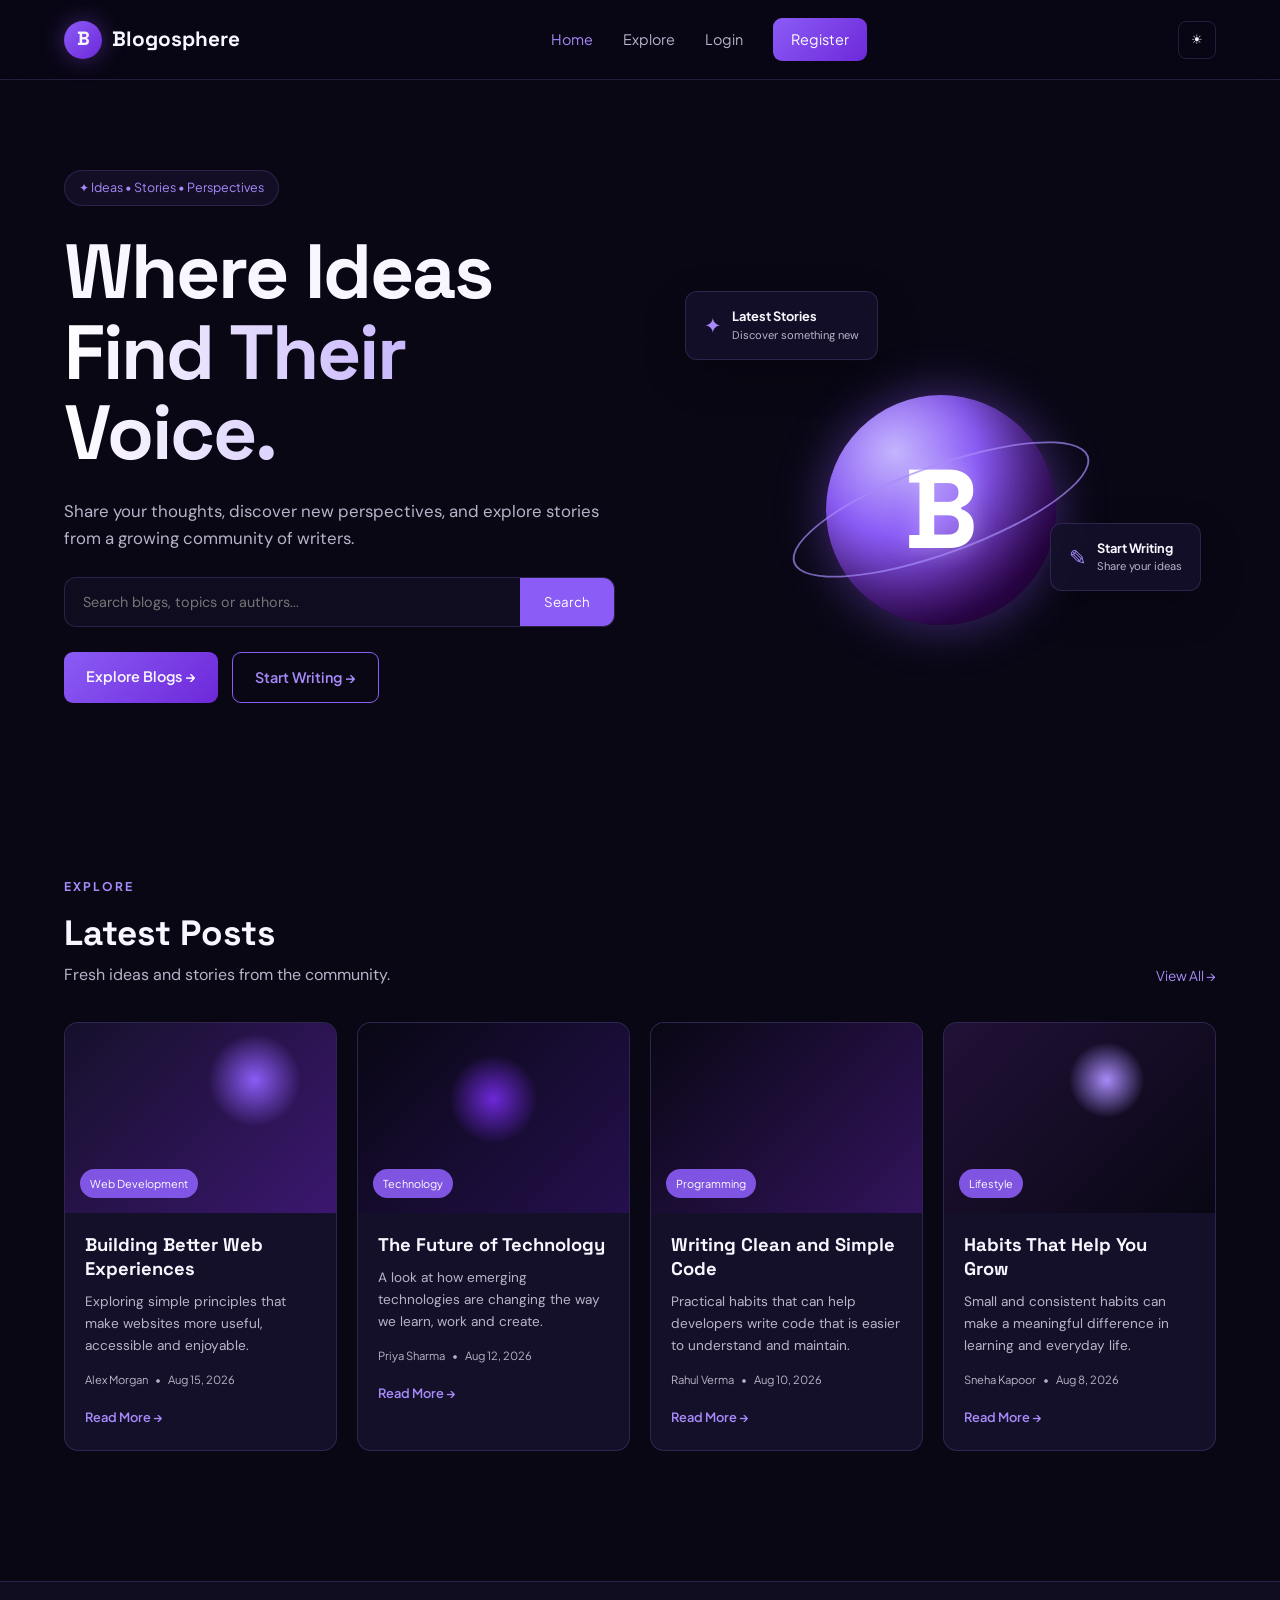
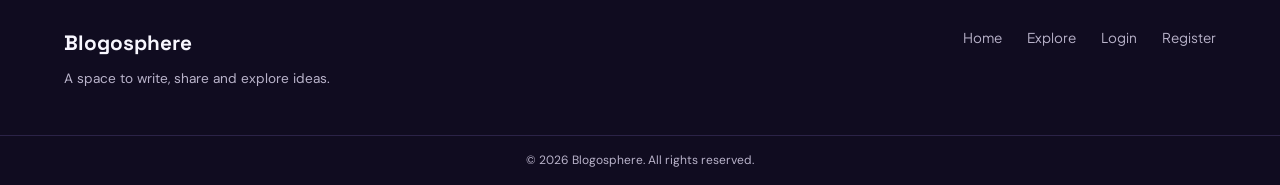
<file: index.html>
<!DOCTYPE html>
<html lang="en">
<head>
    <meta charset="UTF-8">
    <meta name="viewport" content="width=device-width, initial-scale=1.0">

    <title>Blogosphere | Where Ideas Find Their Voice</title>

    <!-- Google Fonts -->
    <link rel="preconnect" href="https://fonts.googleapis.com">
    <link rel="preconnect" href="https://fonts.gstatic.com" crossorigin>

    <link href="https://fonts.googleapis.com/css2?family=DM+Sans:wght@400;500;600;700&family=Plus+Jakarta+Sans:wght@400;500;600;700&family=Space+Grotesk:wght@400;500;600;700&display=swap" rel="stylesheet">

    <!-- CSS -->
    <link rel="stylesheet" href="style.css">
</head>

<body>

    <!-- ================= NAVBAR ================= -->

    <header class="navbar">
        <div class="nav-container">

            <a href="index.html" class="logo">
                <span class="logo-icon">B</span>
                <span class="logo-text">Blogosphere</span>
            </a>

            <nav class="nav-links">
                <a href="index.html" class="active">Home</a>
                <a href="explore.html">Explore</a>
                <a href="login.html">Login</a>
                <a href="register.html" class="register-btn">Register</a>
            </nav>

            <div class="nav-actions">
                <button id="theme-toggle" class="theme-toggle" aria-label="Toggle theme">
                    ☀
                </button>

                <button class="menu-toggle" id="menu-toggle" aria-label="Open menu">
                    ☰
                </button>
            </div>

        </div>
    </header>


    <!-- ================= HERO ================= -->

    <main>

        <section class="hero">

            <div class="hero-content">

                <span class="hero-tag">
                    ✦ Ideas • Stories • Perspectives
                </span>

                <h1>
                    Where Ideas
                    <span>Find Their Voice.</span>
                </h1>

                <p>
                    Share your thoughts, discover new perspectives,
                    and explore stories from a growing community of writers.
                </p>

                <!-- Search -->

                <div class="search-box">
                    <input
                        type="text"
                        id="search-input"
                        placeholder="Search blogs, topics or authors..."
                    >

                    <button id="search-btn">
                        Search
                    </button>
                </div>

                <!-- CTA Buttons -->

                <div class="hero-buttons">

                    <a href="explore.html" class="btn btn-primary">
                        Explore Blogs →
                    </a>

                    <a href="create-blog.html" class="btn btn-secondary">
                        Start Writing →
                    </a>

                </div>

            </div>


            <!-- Hero Visual -->

            <div class="hero-visual">

                <div class="orbit orbit-one"></div>
                <div class="orbit orbit-two"></div>

                <div class="planet">
                    <span>B</span>
                </div>

                <div class="floating-card card-one">
                    <span>✦</span>
                    <div>
                        <strong>Latest Stories</strong>
                        <small>Discover something new</small>
                    </div>
                </div>

                <div class="floating-card card-two">
                    <span>✎</span>
                    <div>
                        <strong>Start Writing</strong>
                        <small>Share your ideas</small>
                    </div>
                </div>

            </div>

        </section>


        <!-- ================= LATEST POSTS ================= -->

        <section class="latest-posts">

            <div class="section-header">

                <div>
                    <span class="section-label">EXPLORE</span>
                    <h2>Latest Posts</h2>
                    <p>Fresh ideas and stories from the community.</p>
                </div>

                <a href="explore.html" class="view-all">
                    View All →
                </a>

            </div>


            <div class="blog-grid">

                <!-- Blog Card 1 -->

                <article class="blog-card">

                    <div class="blog-image image-one">
                        <span>Web Development</span>
                    </div>

                    <div class="blog-content">

                        <h3>
                            Building Better Web Experiences
                        </h3>

                        <p>
                            Exploring simple principles that make websites
                            more useful, accessible and enjoyable.
                        </p>

                        <div class="blog-meta">
                            <span>Alex Morgan</span>
                            <span>•</span>
                            <span>Aug 15, 2026</span>
                        </div>

                        <a href="blog-details.html" class="read-more">
                            Read More →
                        </a>

                    </div>

                </article>


                <!-- Blog Card 2 -->

                <article class="blog-card">

                    <div class="blog-image image-two">
                        <span>Technology</span>
                    </div>

                    <div class="blog-content">

                        <h3>
                            The Future of Technology
                        </h3>

                        <p>
                            A look at how emerging technologies are changing
                            the way we learn, work and create.
                        </p>

                        <div class="blog-meta">
                            <span>Priya Sharma</span>
                            <span>•</span>
                            <span>Aug 12, 2026</span>
                        </div>

                        <a href="blog-details.html" class="read-more">
                            Read More →
                        </a>

                    </div>

                </article>


                <!-- Blog Card 3 -->

                <article class="blog-card">

                    <div class="blog-image image-three">
                        <span>Programming</span>
                    </div>

                    <div class="blog-content">

                        <h3>
                            Writing Clean and Simple Code
                        </h3>

                        <p>
                            Practical habits that can help developers write
                            code that is easier to understand and maintain.
                        </p>

                        <div class="blog-meta">
                            <span>Rahul Verma</span>
                            <span>•</span>
                            <span>Aug 10, 2026</span>
                        </div>

                        <a href="blog-details.html" class="read-more">
                            Read More →
                        </a>

                    </div>

                </article>


                <!-- Blog Card 4 -->

                <article class="blog-card">

                    <div class="blog-image image-four">
                        <span>Lifestyle</span>
                    </div>

                    <div class="blog-content">

                        <h3>
                            Habits That Help You Grow
                        </h3>

                        <p>
                            Small and consistent habits can make a meaningful
                            difference in learning and everyday life.
                        </p>

                        <div class="blog-meta">
                            <span>Sneha Kapoor</span>
                            <span>•</span>
                            <span>Aug 8, 2026</span>
                        </div>

                        <a href="blog-details.html" class="read-more">
                            Read More →
                        </a>

                    </div>

                </article>

            </div>

        </section>

    </main>


    <!-- ================= FOOTER ================= -->

    <footer class="footer">

        <div class="footer-container">

            <div>
                <a href="index.html" class="footer-logo">
                    Blogosphere
                </a>

                <p>
                    A space to write, share and explore ideas.
                </p>
            </div>

            <div class="footer-links">
                <a href="index.html">Home</a>
                <a href="explore.html">Explore</a>
                <a href="login.html">Login</a>
                <a href="register.html">Register</a>
            </div>

        </div>

        <div class="footer-bottom">
            © 2026 Blogosphere. All rights reserved.
        </div>

    </footer>


    <!-- JavaScript -->
    <script src="script.js"></script>

</body>
</html>
</file>
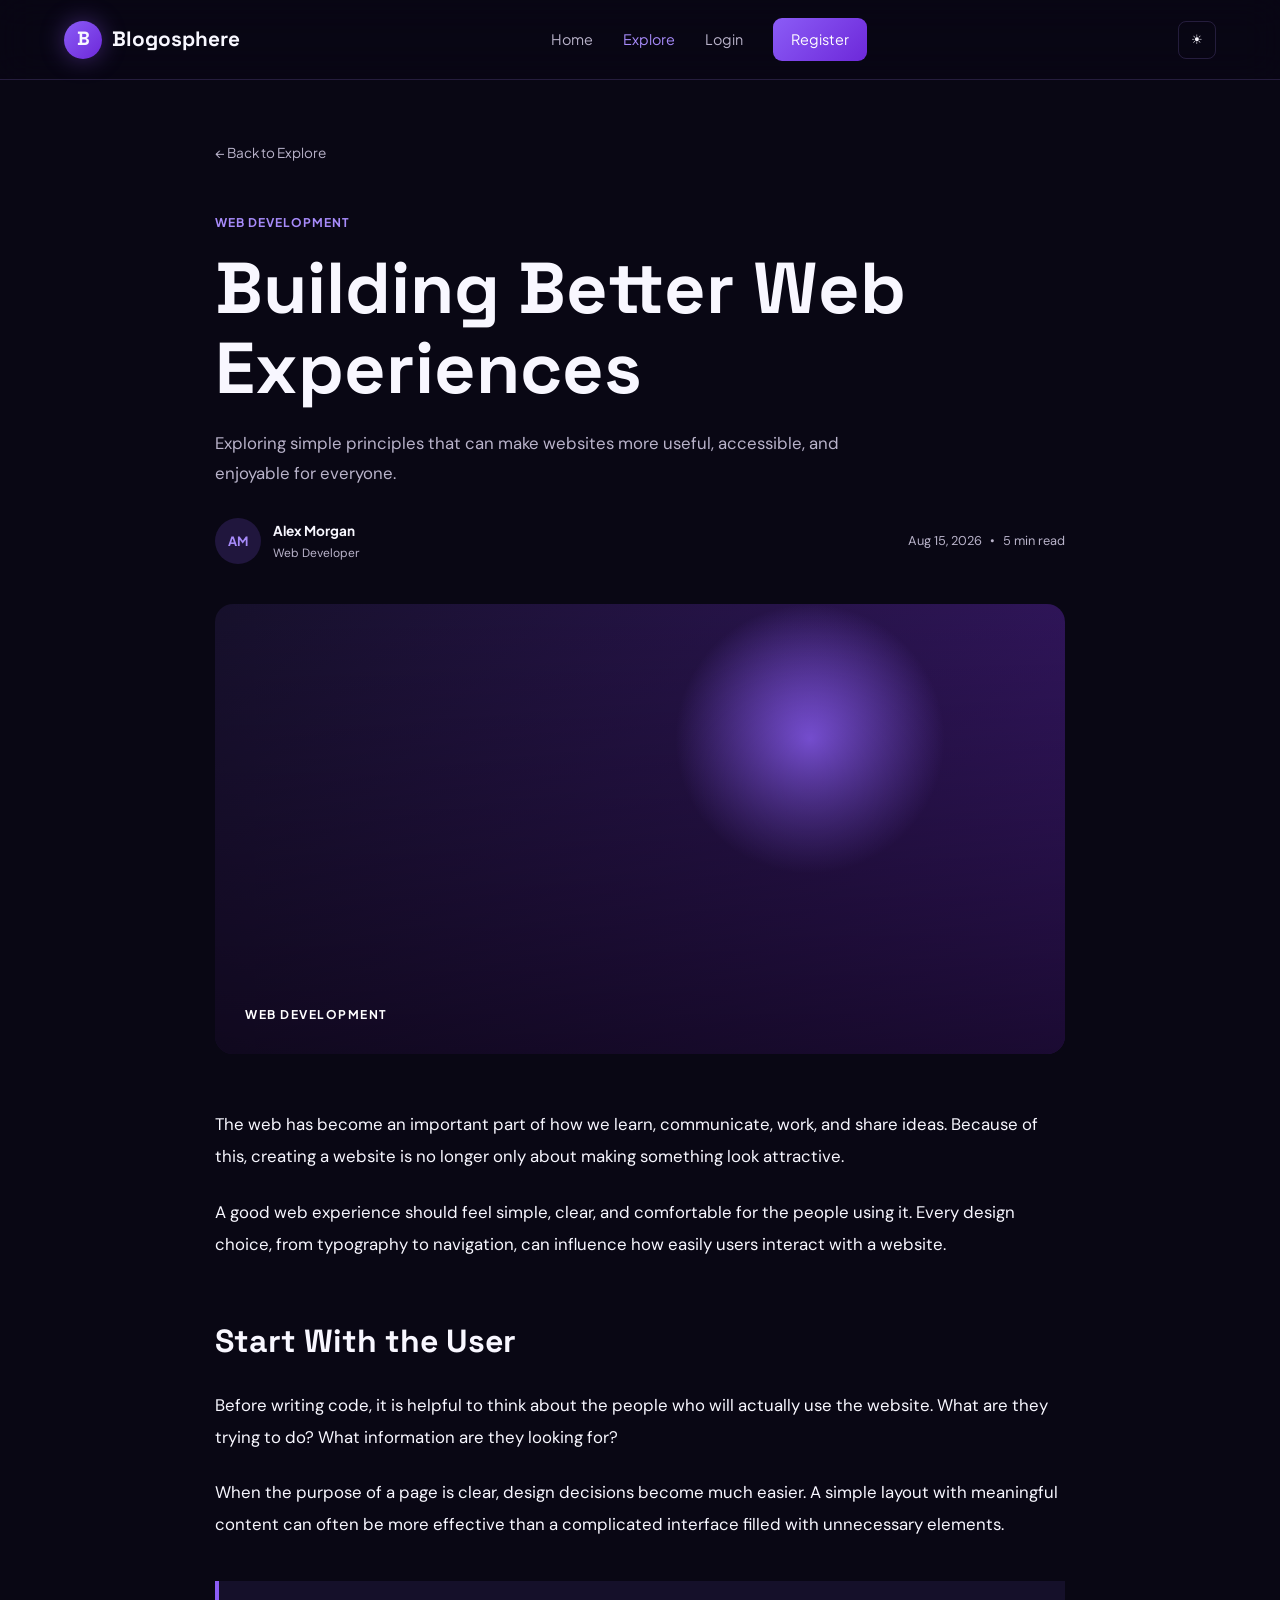
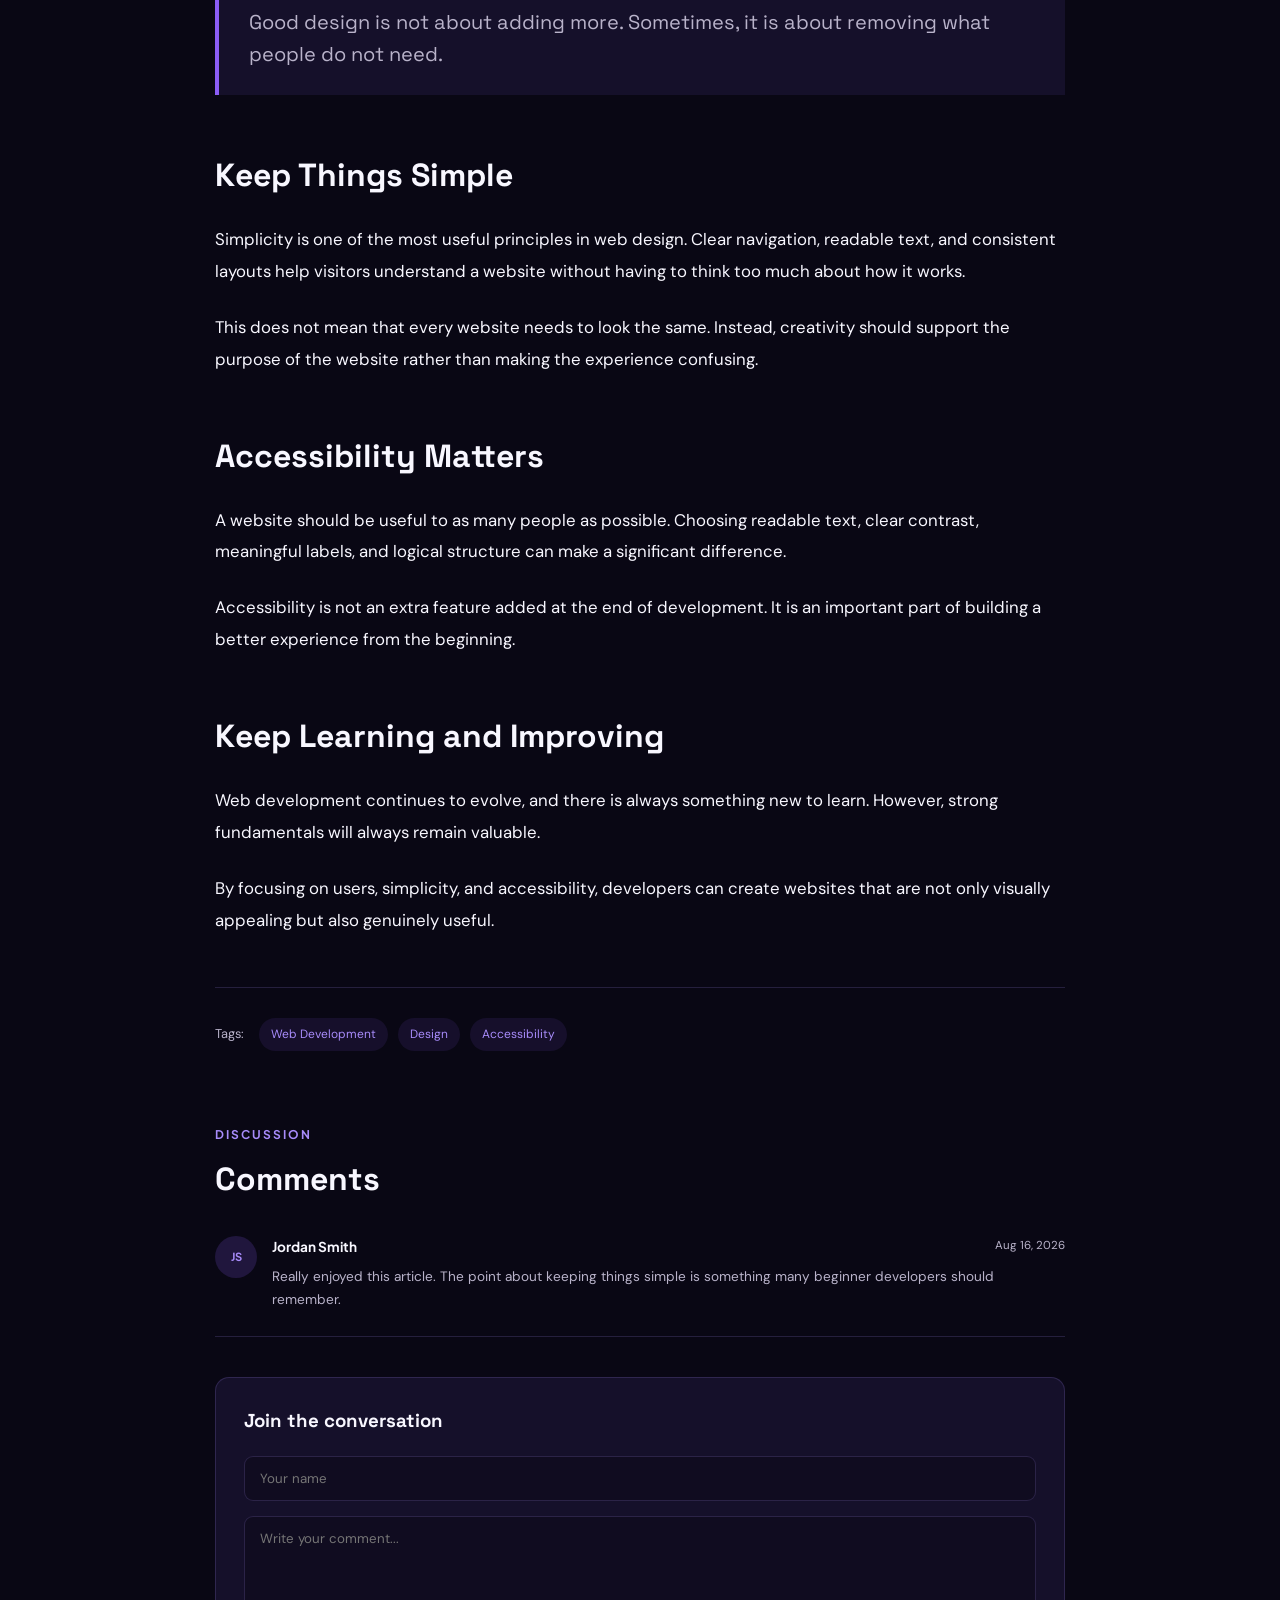
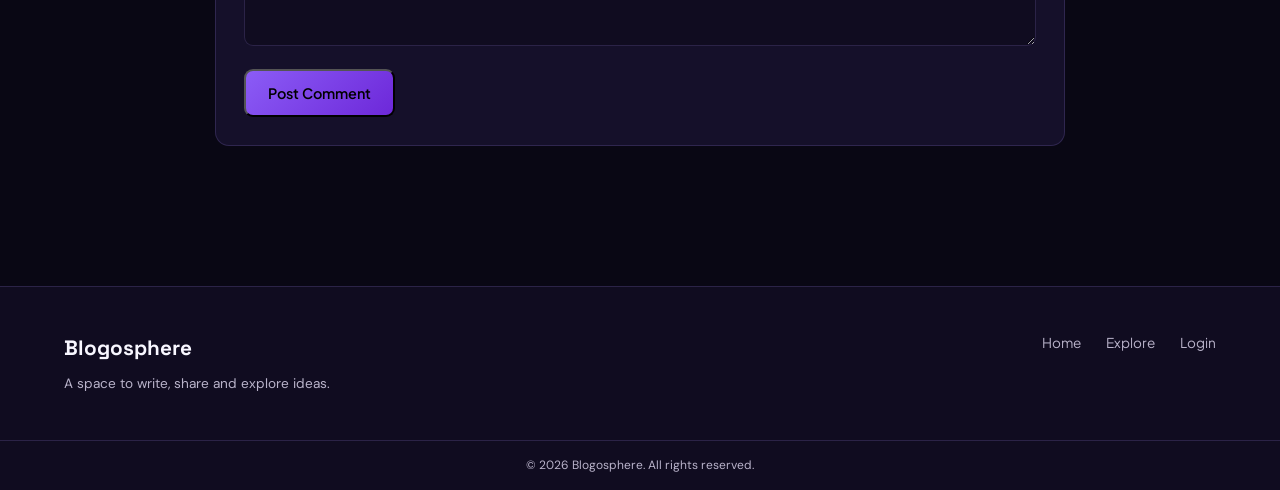
<file: blog-details.html>
<!DOCTYPE html>
<html lang="en">

<head>
    <meta charset="UTF-8">
    <meta name="viewport" content="width=device-width, initial-scale=1.0">

    <title>Blog Details | Blogosphere</title>

    <link rel="preconnect" href="https://fonts.googleapis.com">
    <link rel="preconnect" href="https://fonts.gstatic.com" crossorigin>

    <link href="https://fonts.googleapis.com/css2?family=DM+Sans:wght@400;500;600;700&family=Plus+Jakarta+Sans:wght@400;500;600;700&family=Space+Grotesk:wght@400;500;600;700&display=swap" rel="stylesheet">

    <link rel="stylesheet" href="style.css">
</head>

<body>

    <!-- NAVBAR -->

    <header class="navbar">

        <div class="nav-container">

            <a href="index.html" class="logo">
                <span class="logo-icon">B</span>
                <span class="logo-text">Blogosphere</span>
            </a>

            <nav class="nav-links">
                <a href="index.html">Home</a>
                <a href="explore.html" class="active">Explore</a>
                <a href="login.html">Login</a>
                <a href="register.html" class="register-btn">
                    Register
                </a>
            </nav>

            <div class="nav-actions">

                <button id="theme-toggle" class="theme-toggle">
                    ☀
                </button>

                <button class="menu-toggle" id="menu-toggle">
                    ☰
                </button>

            </div>

        </div>

    </header>


    <!-- BLOG DETAILS -->

    <main class="blog-details-page">

        <article class="blog-article">

            <!-- Back Button -->

            <a href="explore.html" class="back-link">
                ← Back to Explore
            </a>


            <!-- Article Header -->

            <header class="article-header">

                <span class="article-category">
                    Web Development
                </span>

                <h1>
                    Building Better Web Experiences
                </h1>

                <p class="article-intro">
                    Exploring simple principles that can make websites
                    more useful, accessible, and enjoyable for everyone.
                </p>


                <div class="article-meta">

                    <div class="author-info">

                        <div class="author-avatar">
                            AM
                        </div>

                        <div>
                            <strong>Alex Morgan</strong>
                            <span>Web Developer</span>
                        </div>

                    </div>


                    <div class="article-date">
                        <span>Aug 15, 2026</span>
                        <span>•</span>
                        <span>5 min read</span>
                    </div>

                </div>

            </header>


            <!-- Cover Image -->

            <div class="article-cover image-one">

                <div class="cover-overlay">
                    <span>WEB DEVELOPMENT</span>
                </div>

            </div>


            <!-- ARTICLE CONTENT -->

            <div class="article-content">

                <p>
                    The web has become an important part of how we learn,
                    communicate, work, and share ideas. Because of this,
                    creating a website is no longer only about making
                    something look attractive.
                </p>

                <p>
                    A good web experience should feel simple, clear, and
                    comfortable for the people using it. Every design choice,
                    from typography to navigation, can influence how easily
                    users interact with a website.
                </p>


                <h2>Start With the User</h2>

                <p>
                    Before writing code, it is helpful to think about the
                    people who will actually use the website. What are they
                    trying to do? What information are they looking for?
                </p>

                <p>
                    When the purpose of a page is clear, design decisions
                    become much easier. A simple layout with meaningful
                    content can often be more effective than a complicated
                    interface filled with unnecessary elements.
                </p>


                <blockquote>
                    Good design is not about adding more. Sometimes, it is
                    about removing what people do not need.
                </blockquote>


                <h2>Keep Things Simple</h2>

                <p>
                    Simplicity is one of the most useful principles in web
                    design. Clear navigation, readable text, and consistent
                    layouts help visitors understand a website without having
                    to think too much about how it works.
                </p>

                <p>
                    This does not mean that every website needs to look the
                    same. Instead, creativity should support the purpose of
                    the website rather than making the experience confusing.
                </p>


                <h2>Accessibility Matters</h2>

                <p>
                    A website should be useful to as many people as possible.
                    Choosing readable text, clear contrast, meaningful labels,
                    and logical structure can make a significant difference.
                </p>

                <p>
                    Accessibility is not an extra feature added at the end of
                    development. It is an important part of building a better
                    experience from the beginning.
                </p>


                <h2>Keep Learning and Improving</h2>

                <p>
                    Web development continues to evolve, and there is always
                    something new to learn. However, strong fundamentals will
                    always remain valuable.
                </p>

                <p>
                    By focusing on users, simplicity, and accessibility,
                    developers can create websites that are not only visually
                    appealing but also genuinely useful.
                </p>

            </div>


            <!-- TAGS -->

            <div class="article-tags">

                <span>Tags:</span>

                <a href="explore.html">Web Development</a>
                <a href="explore.html">Design</a>
                <a href="explore.html">Accessibility</a>

            </div>


            <!-- COMMENTS -->

            <section class="comments-section">

                <div class="comments-header">

                    <span class="section-label">
                        DISCUSSION
                    </span>

                    <h2>Comments</h2>

                </div>


                <!-- Existing Comment -->

                <div class="comment">

                    <div class="comment-avatar">
                        JS
                    </div>

                    <div class="comment-content">

                        <div class="comment-top">

                            <strong>Jordan Smith</strong>

                            <span>
                                Aug 16, 2026
                            </span>

                        </div>

                        <p>
                            Really enjoyed this article. The point about
                            keeping things simple is something many beginner
                            developers should remember.
                        </p>

                    </div>

                </div>


                <!-- Add Comment -->

                <form id="comment-form"
                    class="comment-form">

                    <h3>Join the conversation</h3>

                    <input
                        type="text"
                        id="comment-username"
                        placeholder="Your name"
                        required
                    >

                    <textarea
                        id="comment-text"
                        placeholder="Write your comment..."
                        required
                    ></textarea>

                    <button type="submit"
                        class="btn btn-primary">

                        Post Comment

                    </button>

                </form>


                <!-- Dynamic Comments -->

                <div id="dynamic-comments"></div>

            </section>

        </article>

    </main>


    <!-- FOOTER -->

    <footer class="footer">

        <div class="footer-container">

            <div>

                <a href="index.html"
                    class="footer-logo">

                    Blogosphere

                </a>

                <p>
                    A space to write, share and explore ideas.
                </p>

            </div>


            <div class="footer-links">

                <a href="index.html">Home</a>
                <a href="explore.html">Explore</a>
                <a href="login.html">Login</a>

            </div>

        </div>


        <div class="footer-bottom">
            © 2026 Blogosphere. All rights reserved.
        </div>

    </footer>


    <script src="script.js"></script>

</body>

</html>
</file>
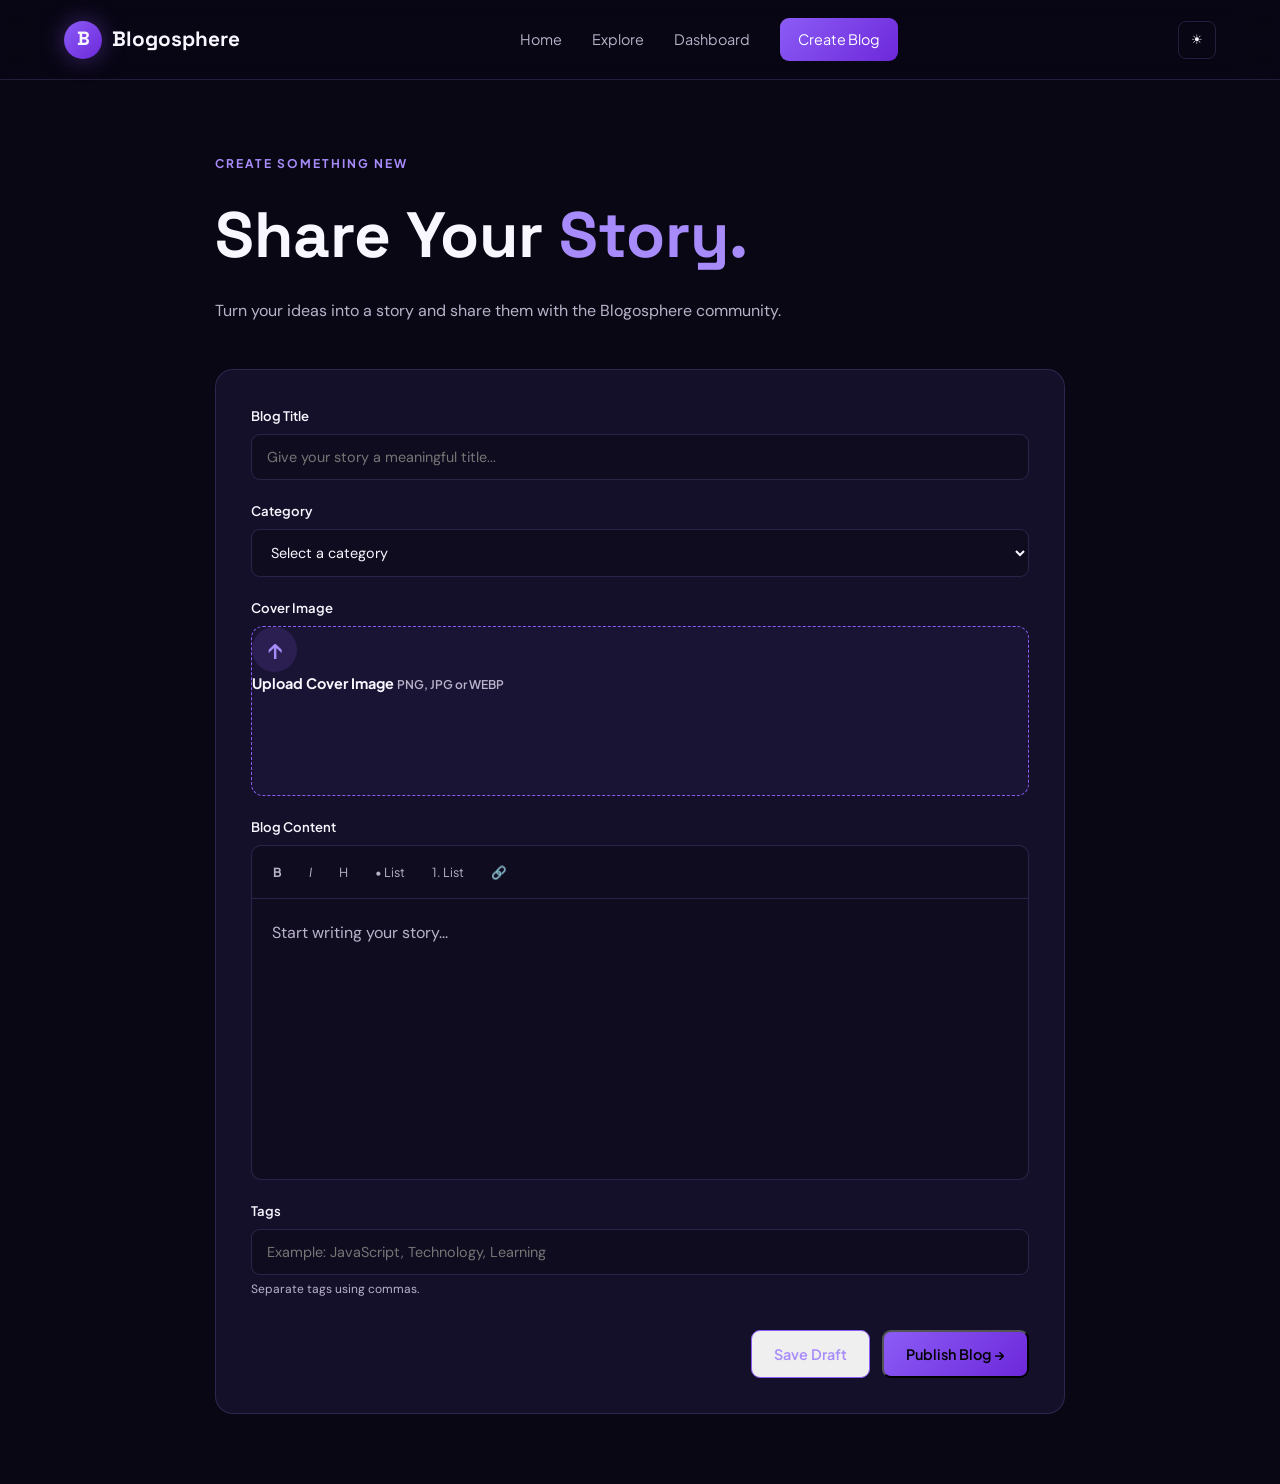
<file: create-blog.html>
<!DOCTYPE html>
<html lang="en">

<head>
    <meta charset="UTF-8">
    <meta name="viewport" content="width=device-width, initial-scale=1.0">

    <title>Create Blog | Blogosphere</title>

    <link rel="preconnect" href="https://fonts.googleapis.com">
    <link rel="preconnect" href="https://fonts.gstatic.com" crossorigin>

    <link href="https://fonts.googleapis.com/css2?family=DM+Sans:wght@400;500;600;700&family=Plus+Jakarta+Sans:wght@400;500;600;700&family=Space+Grotesk:wght@400;500;600;700&display=swap" rel="stylesheet">

    <link rel="stylesheet" href="style.css">
</head>

<body>

    <!-- NAVBAR -->

    <header class="navbar">

        <div class="nav-container">

            <a href="index.html" class="logo">
                <span class="logo-icon">B</span>
                <span class="logo-text">Blogosphere</span>
            </a>

            <nav class="nav-links">
                <a href="index.html">Home</a>
                <a href="explore.html">Explore</a>
                <a href="dashboard.html">Dashboard</a>

                <a href="create-blog.html"
                    class="register-btn active">
                    Create Blog
                </a>
            </nav>

            <div class="nav-actions">
                <button id="theme-toggle"
                    class="theme-toggle">
                    ☀
                </button>

                <button class="menu-toggle"
                    id="menu-toggle">
                    ☰
                </button>
            </div>

        </div>

    </header>


    <!-- CREATE BLOG -->

    <main class="create-blog-page">

        <div class="create-blog-container">

            <!-- Page Heading -->

            <div class="create-blog-header">

                <span class="section-label">
                    CREATE SOMETHING NEW
                </span>

                <h1>
                    Share Your <span>Story.</span>
                </h1>

                <p>
                    Turn your ideas into a story and share them
                    with the Blogosphere community.
                </p>

            </div>


            <!-- BLOG FORM -->

            <form id="blog-form"
                class="blog-form">


                <!-- BLOG TITLE -->

                <div class="form-group">

                    <label for="blog-title">
                        Blog Title
                    </label>

                    <input
                        type="text"
                        id="blog-title"
                        placeholder="Give your story a meaningful title..."
                        required
                    >

                </div>


                <!-- CATEGORY -->

                <div class="form-group">

                    <label for="blog-category">
                        Category
                    </label>

                    <select id="blog-category" required>

                        <option value="">
                            Select a category
                        </option>

                        <option>
                            Technology
                        </option>

                        <option>
                            Web Development
                        </option>

                        <option>
                            Programming
                        </option>

                        <option>
                            AI & Data
                        </option>

                        <option>
                            Education
                        </option>

                        <option>
                            Lifestyle
                        </option>

                        <option>
                            Other
                        </option>

                    </select>

                </div>


                <!-- COVER IMAGE -->

                <div class="form-group">

                    <label for="cover-image">
                        Cover Image
                    </label>

                    <div class="image-upload">

                        <input
                            type="file"
                            id="cover-image"
                            accept="image/*"
                        >

                        <label for="cover-image"
                            class="upload-label">

                            <span class="upload-icon">
                                ↑
                            </span>

                            <strong>
                                Upload Cover Image
                            </strong>

                            <small>
                                PNG, JPG or WEBP
                            </small>

                        </label>

                    </div>

                    <img
                        id="image-preview"
                        class="image-preview"
                        alt="Cover preview"
                    >

                </div>


                <!-- RICH TEXT EDITOR -->

                <div class="form-group">

                    <label>
                        Blog Content
                    </label>

                    <div class="editor">

                        <!-- Toolbar -->

                        <div class="editor-toolbar">

                            <button type="button"
                                data-command="bold">
                                <strong>B</strong>
                            </button>

                            <button type="button"
                                data-command="italic">
                                <em>I</em>
                            </button>

                            <button type="button"
                                data-command="formatBlock"
                                data-value="h2">
                                H
                            </button>

                            <button type="button"
                                data-command="insertUnorderedList">
                                • List
                            </button>

                            <button type="button"
                                data-command="insertOrderedList">
                                1. List
                            </button>

                            <button type="button"
                                id="link-button">
                                🔗
                            </button>

                        </div>


                        <!-- Editable Area -->

                        <div
                            id="blog-content"
                            class="editor-content"
                            contenteditable="true"
                            data-placeholder="Start writing your story..."
                        ></div>

                    </div>

                </div>


                <!-- TAGS -->

                <div class="form-group">

                    <label for="blog-tags">
                        Tags
                    </label>

                    <input
                        type="text"
                        id="blog-tags"
                        placeholder="Example: JavaScript, Technology, Learning"
                    >

                    <small class="input-help">
                        Separate tags using commas.
                    </small>

                </div>


                <!-- ACTION BUTTONS -->

                <div class="blog-actions">

                    <button
                        type="button"
                        id="save-draft"
                        class="btn btn-secondary">
                        Save Draft
                    </button>

                    <button
                        type="submit"
                        class="btn btn-primary">
                        Publish Blog →
                    </button>

                </div>

            </form>

        </div>

    </main>


    <script src="script.js"></script>

</body>

</html>
</file>
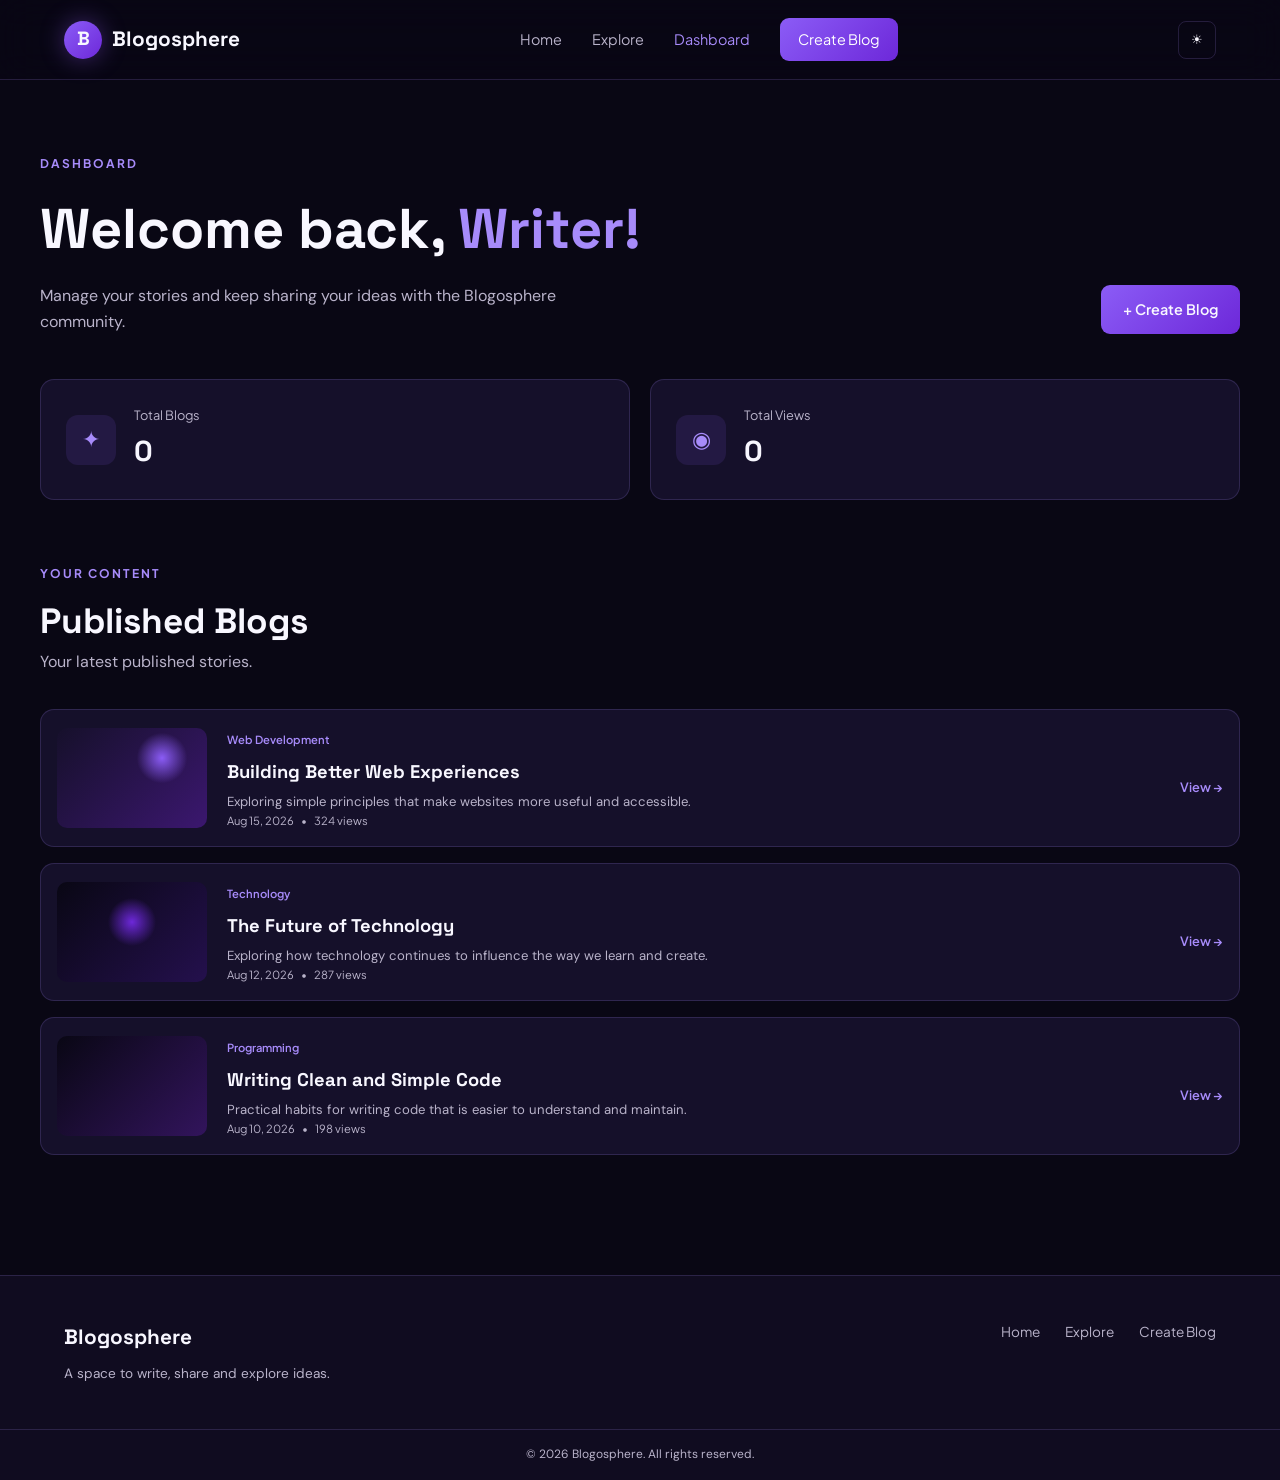
<file: dashboard.html>
<!DOCTYPE html>
<html lang="en">
<head>
    <meta charset="UTF-8">
    <meta name="viewport" content="width=device-width, initial-scale=1.0">

    <title>Dashboard | Blogosphere</title>

    <link rel="preconnect" href="https://fonts.googleapis.com">
    <link rel="preconnect" href="https://fonts.gstatic.com" crossorigin>

    <link href="https://fonts.googleapis.com/css2?family=DM+Sans:wght@400;500;600;700&family=Plus+Jakarta+Sans:wght@400;500;600;700&family=Space+Grotesk:wght@400;500;600;700&display=swap" rel="stylesheet">

    <link rel="stylesheet" href="style.css">
</head>

<body>

    <!-- NAVBAR -->

    <header class="navbar">
        <div class="nav-container">

            <a href="index.html" class="logo">
                <span class="logo-icon">B</span>
                <span class="logo-text">Blogosphere</span>
            </a>

            <nav class="nav-links">
                <a href="index.html">Home</a>
                <a href="explore.html">Explore</a>
                <a href="dashboard.html" class="active">Dashboard</a>
                <a href="create-blog.html" class="register-btn">
                    Create Blog
                </a>
            </nav>

            <div class="nav-actions">
                <button id="theme-toggle" class="theme-toggle">☀</button>
                <button class="menu-toggle" id="menu-toggle">☰</button>
            </div>

        </div>
    </header>


    <!-- DASHBOARD -->

    <main class="dashboard-page">

        <section class="dashboard-container">

            <!-- Welcome -->

            <div class="dashboard-welcome">

                <div>
                    <span class="section-label">DASHBOARD</span>

                    <h1>
                        Welcome back, <span>Writer!</span>
                    </h1>

                    <p>
                        Manage your stories and keep sharing your ideas
                        with the Blogosphere community.
                    </p>
                </div>

                <a href="create-blog.html" class="btn btn-primary">
                    + Create Blog
                </a>

            </div>


            <!-- Statistics -->

            <div class="dashboard-stats">

                <div class="stat-card">

                    <div class="stat-icon">✦</div>

                    <div>
                        <span>Total Blogs</span>
                        <strong id="total-blogs">0</strong>
                    </div>

                </div>


                <div class="stat-card">

                    <div class="stat-icon">◉</div>

                    <div>
                        <span>Total Views</span>
                        <strong id="total-views">0</strong>
                    </div>

                </div>

            </div>


            <!-- Published Blogs -->

            <section class="published-section">

                <div class="section-header">

                    <div>
                        <span class="section-label">
                            YOUR CONTENT
                        </span>

                        <h2>Published Blogs</h2>

                        <p>
                            Your latest published stories.
                        </p>
                    </div>

                </div>


                <div class="published-list">

                    <!-- Blog 1 -->

                    <article class="published-card">

                        <div class="published-image image-one"></div>

                        <div class="published-content">

                            <span class="blog-category">
                                Web Development
                            </span>

                            <h3>
                                Building Better Web Experiences
                            </h3>

                            <p>
                                Exploring simple principles that make
                                websites more useful and accessible.
                            </p>

                            <div class="blog-meta">
                                <span>Aug 15, 2026</span>
                                <span>•</span>
                                <span>324 views</span>
                            </div>

                        </div>

                        <a
                            href="blog-details.html"
                            class="read-more"
                        >
                            View →
                        </a>

                    </article>


                    <!-- Blog 2 -->

                    <article class="published-card">

                        <div class="published-image image-two"></div>

                        <div class="published-content">

                            <span class="blog-category">
                                Technology
                            </span>

                            <h3>
                                The Future of Technology
                            </h3>

                            <p>
                                Exploring how technology continues to
                                influence the way we learn and create.
                            </p>

                            <div class="blog-meta">
                                <span>Aug 12, 2026</span>
                                <span>•</span>
                                <span>287 views</span>
                            </div>

                        </div>

                        <a
                            href="blog-details.html"
                            class="read-more"
                        >
                            View →
                        </a>

                    </article>


                    <!-- Blog 3 -->

                    <article class="published-card">

                        <div class="published-image image-three"></div>

                        <div class="published-content">

                            <span class="blog-category">
                                Programming
                            </span>

                            <h3>
                                Writing Clean and Simple Code
                            </h3>

                            <p>
                                Practical habits for writing code that
                                is easier to understand and maintain.
                            </p>

                            <div class="blog-meta">
                                <span>Aug 10, 2026</span>
                                <span>•</span>
                                <span>198 views</span>
                            </div>

                        </div>

                        <a
                            href="blog-details.html"
                            class="read-more"
                        >
                            View →
                        </a>

                    </article>

                </div>

            </section>

        </section>

    </main>


    <!-- FOOTER -->

    <footer class="footer">

        <div class="footer-container">

            <div>
                <a href="index.html" class="footer-logo">
                    Blogosphere
                </a>

                <p>
                    A space to write, share and explore ideas.
                </p>
            </div>

            <div class="footer-links">
                <a href="index.html">Home</a>
                <a href="explore.html">Explore</a>
                <a href="create-blog.html">Create Blog</a>
            </div>

        </div>

        <div class="footer-bottom">
            © 2026 Blogosphere. All rights reserved.
        </div>

    </footer>


    <script src="script.js"></script>

</body>
</html>
</file>
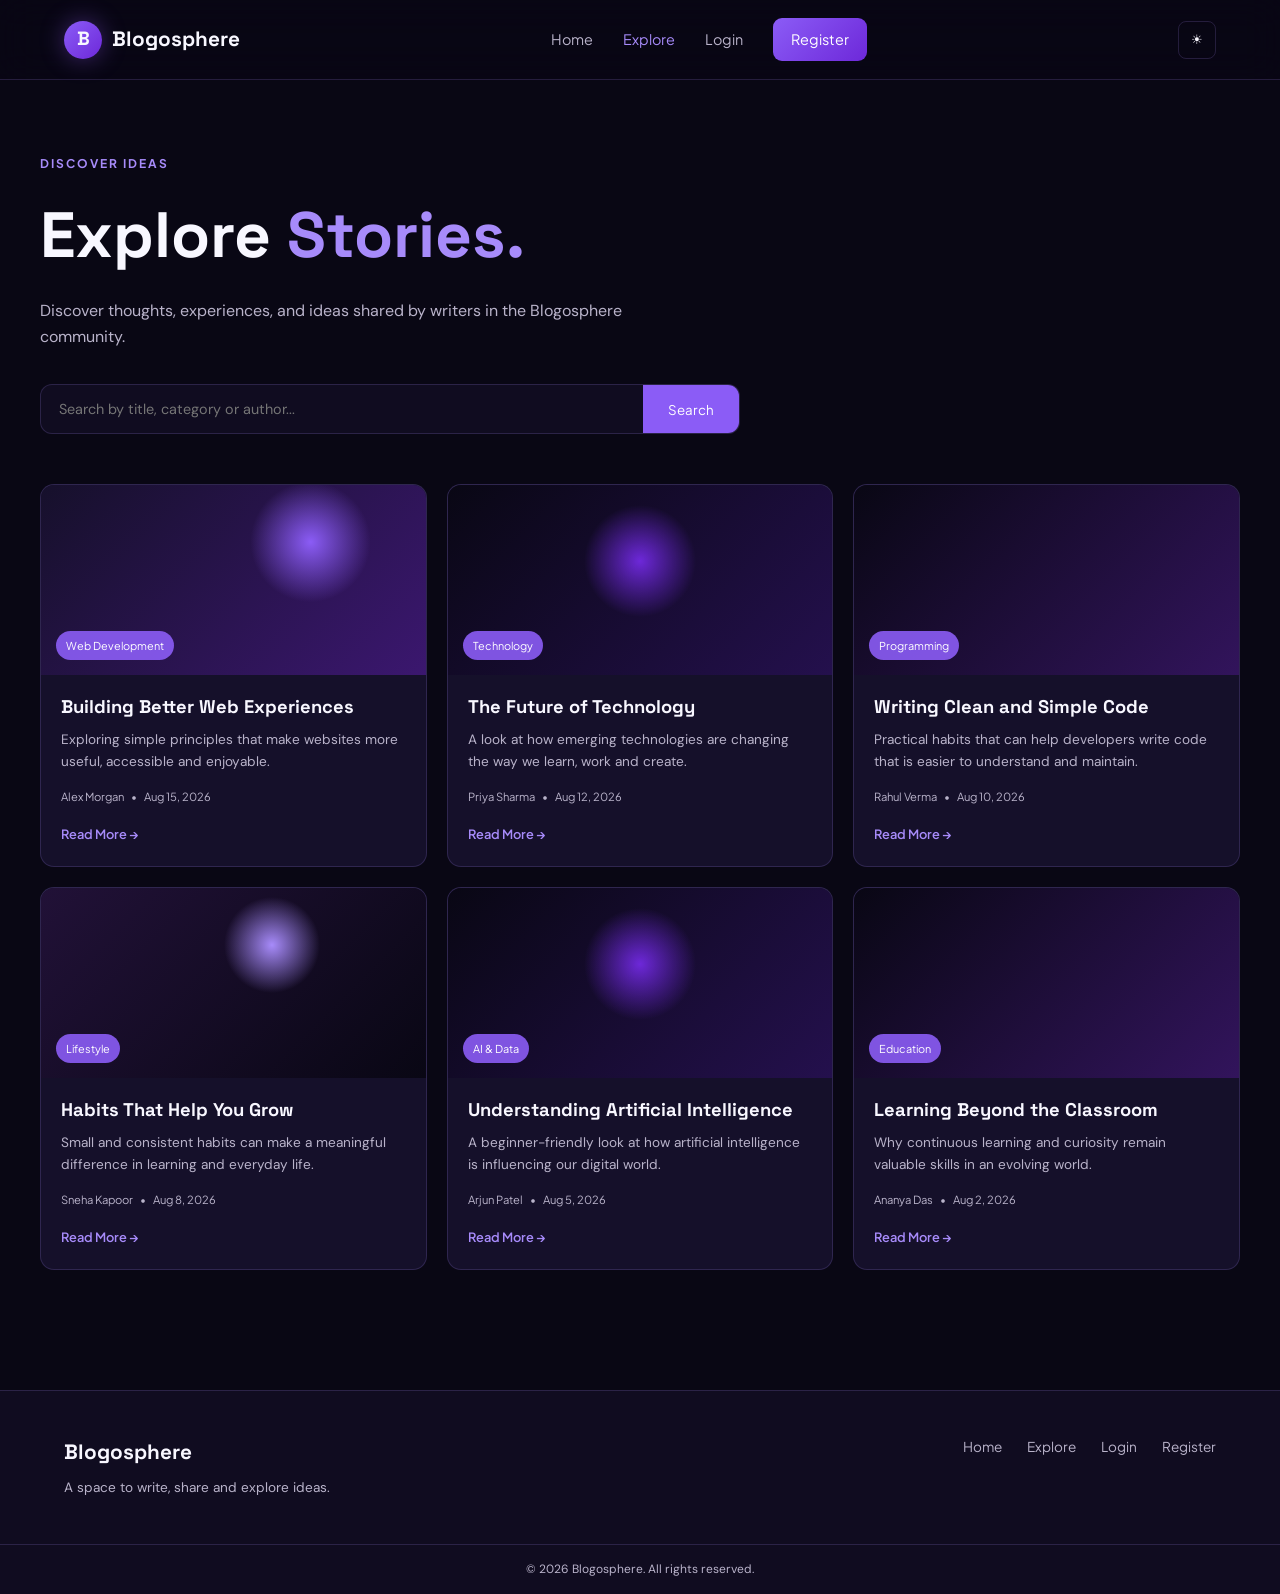
<file: explore.html>
<!DOCTYPE html>
<html lang="en">

<head>
    <meta charset="UTF-8">
    <meta name="viewport" content="width=device-width, initial-scale=1.0">

    <title>Explore Blogs | Blogosphere</title>

    <link rel="preconnect" href="https://fonts.googleapis.com">
    <link rel="preconnect" href="https://fonts.gstatic.com" crossorigin>

    <link href="https://fonts.googleapis.com/css2?family=DM+Sans:wght@400;500;600;700&family=Plus+Jakarta+Sans:wght@400;500;600;700&family=Space+Grotesk:wght@400;500;600;700&display=swap" rel="stylesheet">

    <link rel="stylesheet" href="style.css">
</head>

<body>

    <!-- NAVBAR -->

    <header class="navbar">

        <div class="nav-container">

            <a href="index.html" class="logo">
                <span class="logo-icon">B</span>
                <span class="logo-text">Blogosphere</span>
            </a>

            <nav class="nav-links">
                <a href="index.html">Home</a>
                <a href="explore.html" class="active">Explore</a>
                <a href="login.html">Login</a>
                <a href="register.html" class="register-btn">Register</a>
            </nav>

            <div class="nav-actions">
                <button id="theme-toggle" class="theme-toggle">
                    ☀
                </button>

                <button class="menu-toggle" id="menu-toggle">
                    ☰
                </button>
            </div>

        </div>

    </header>


    <!-- EXPLORE -->

    <main class="explore-page">

        <section class="explore-container">

            <!-- Header -->

            <div class="explore-header">

                <span class="section-label">
                    DISCOVER IDEAS
                </span>

                <h1>
                    Explore <span>Stories.</span>
                </h1>

                <p>
                    Discover thoughts, experiences, and ideas shared
                    by writers in the Blogosphere community.
                </p>

            </div>


            <!-- Search -->

            <div class="explore-search">

                <input
                    type="text"
                    id="explore-search-input"
                    placeholder="Search by title, category or author..."
                >

                <button id="explore-search-btn">
                    Search
                </button>

            </div>


            <!-- Blog Grid -->

            <div class="blog-grid explore-grid">

                <!-- Blog 1 -->

                <article class="blog-card">

                    <div class="blog-image image-one">
                        <span>Web Development</span>
                    </div>

                    <div class="blog-content">

                        <h3>
                            Building Better Web Experiences
                        </h3>

                        <p>
                            Exploring simple principles that make websites
                            more useful, accessible and enjoyable.
                        </p>

                        <div class="blog-meta">
                            <span>Alex Morgan</span>
                            <span>•</span>
                            <span>Aug 15, 2026</span>
                        </div>

                        <a href="blog-details.html" class="read-more">
                            Read More →
                        </a>

                    </div>

                </article>


                <!-- Blog 2 -->

                <article class="blog-card">

                    <div class="blog-image image-two">
                        <span>Technology</span>
                    </div>

                    <div class="blog-content">

                        <h3>
                            The Future of Technology
                        </h3>

                        <p>
                            A look at how emerging technologies are changing
                            the way we learn, work and create.
                        </p>

                        <div class="blog-meta">
                            <span>Priya Sharma</span>
                            <span>•</span>
                            <span>Aug 12, 2026</span>
                        </div>

                        <a href="blog-details.html" class="read-more">
                            Read More →
                        </a>

                    </div>

                </article>


                <!-- Blog 3 -->

                <article class="blog-card">

                    <div class="blog-image image-three">
                        <span>Programming</span>
                    </div>

                    <div class="blog-content">

                        <h3>
                            Writing Clean and Simple Code
                        </h3>

                        <p>
                            Practical habits that can help developers write
                            code that is easier to understand and maintain.
                        </p>

                        <div class="blog-meta">
                            <span>Rahul Verma</span>
                            <span>•</span>
                            <span>Aug 10, 2026</span>
                        </div>

                        <a href="blog-details.html" class="read-more">
                            Read More →
                        </a>

                    </div>

                </article>


                <!-- Blog 4 -->

                <article class="blog-card">

                    <div class="blog-image image-four">
                        <span>Lifestyle</span>
                    </div>

                    <div class="blog-content">

                        <h3>
                            Habits That Help You Grow
                        </h3>

                        <p>
                            Small and consistent habits can make a meaningful
                            difference in learning and everyday life.
                        </p>

                        <div class="blog-meta">
                            <span>Sneha Kapoor</span>
                            <span>•</span>
                            <span>Aug 8, 2026</span>
                        </div>

                        <a href="blog-details.html" class="read-more">
                            Read More →
                        </a>

                    </div>

                </article>


                <!-- Blog 5 -->

                <article class="blog-card">

                    <div class="blog-image image-two">
                        <span>AI & Data</span>
                    </div>

                    <div class="blog-content">

                        <h3>
                            Understanding Artificial Intelligence
                        </h3>

                        <p>
                            A beginner-friendly look at how artificial
                            intelligence is influencing our digital world.
                        </p>

                        <div class="blog-meta">
                            <span>Arjun Patel</span>
                            <span>•</span>
                            <span>Aug 5, 2026</span>
                        </div>

                        <a href="blog-details.html" class="read-more">
                            Read More →
                        </a>

                    </div>

                </article>


                <!-- Blog 6 -->

                <article class="blog-card">

                    <div class="blog-image image-three">
                        <span>Education</span>
                    </div>

                    <div class="blog-content">

                        <h3>
                            Learning Beyond the Classroom
                        </h3>

                        <p>
                            Why continuous learning and curiosity remain
                            valuable skills in an evolving world.
                        </p>

                        <div class="blog-meta">
                            <span>Ananya Das</span>
                            <span>•</span>
                            <span>Aug 2, 2026</span>
                        </div>

                        <a href="blog-details.html" class="read-more">
                            Read More →
                        </a>

                    </div>

                </article>

            </div>

        </section>

    </main>


    <!-- FOOTER -->

    <footer class="footer">

        <div class="footer-container">

            <div>
                <a href="index.html" class="footer-logo">
                    Blogosphere
                </a>

                <p>
                    A space to write, share and explore ideas.
                </p>
            </div>

            <div class="footer-links">
                <a href="index.html">Home</a>
                <a href="explore.html">Explore</a>
                <a href="login.html">Login</a>
                <a href="register.html">Register</a>
            </div>

        </div>

        <div class="footer-bottom">
            © 2026 Blogosphere. All rights reserved.
        </div>

    </footer>


    <script src="script.js"></script>

</body>

</html>
</file>
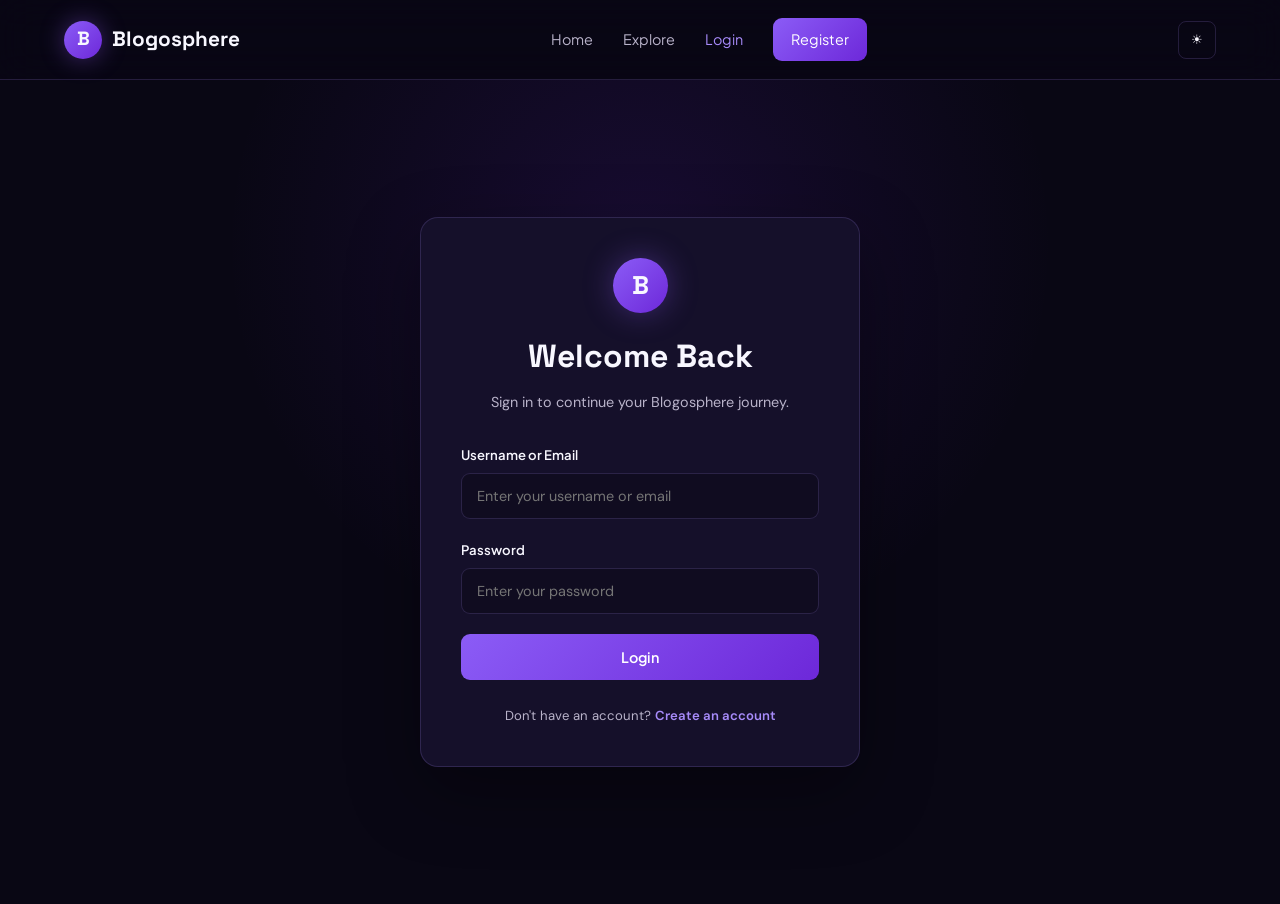
<file: login.html>
<!DOCTYPE html>
<html lang="en">
<head>
    <meta charset="UTF-8">
    <meta name="viewport" content="width=device-width, initial-scale=1.0">

    <title>Login | Blogosphere</title>

    <link rel="preconnect" href="https://fonts.googleapis.com">
    <link rel="preconnect" href="https://fonts.gstatic.com" crossorigin>

    <link href="https://fonts.googleapis.com/css2?family=DM+Sans:wght@400;500;600;700&family=Plus+Jakarta+Sans:wght@400;500;600;700&family=Space+Grotesk:wght@400;500;600;700&display=swap" rel="stylesheet">

    <link rel="stylesheet" href="style.css">
</head>

<body>

    <!-- NAVBAR -->

    <header class="navbar">
        <div class="nav-container">

            <a href="index.html" class="logo">
                <span class="logo-icon">B</span>
                <span class="logo-text">Blogosphere</span>
            </a>

            <nav class="nav-links">
                <a href="index.html">Home</a>
                <a href="explore.html">Explore</a>
                <a href="login.html" class="active">Login</a>
                <a href="register.html" class="register-btn">Register</a>
            </nav>

            <div class="nav-actions">
                <button id="theme-toggle" class="theme-toggle">☀</button>
                <button class="menu-toggle" id="menu-toggle">☰</button>
            </div>

        </div>
    </header>


    <!-- LOGIN SECTION -->

    <main class="auth-page">

        <div class="auth-card">

            <div class="auth-header">

                <div class="auth-icon">B</div>

                <h1>Welcome Back</h1>

                <p>
                    Sign in to continue your Blogosphere journey.
                </p>

            </div>


            <form id="login-form">

                <div class="form-group">
                    <label for="login-user">
                        Username or Email
                    </label>

                    <input
                        type="text"
                        id="login-user"
                        placeholder="Enter your username or email"
                        required
                    >
                </div>


                <div class="form-group">
                    <label for="login-password">
                        Password
                    </label>

                    <input
                        type="password"
                        id="login-password"
                        placeholder="Enter your password"
                        required
                    >
                </div>


                <button type="submit" class="auth-btn">
                    Login
                </button>

            </form>


            <p class="auth-switch">
                Don't have an account?
                <a href="register.html">Create an account</a>
            </p>

        </div>

    </main>


    <script src="script.js"></script>

</body>
</html>
</file>
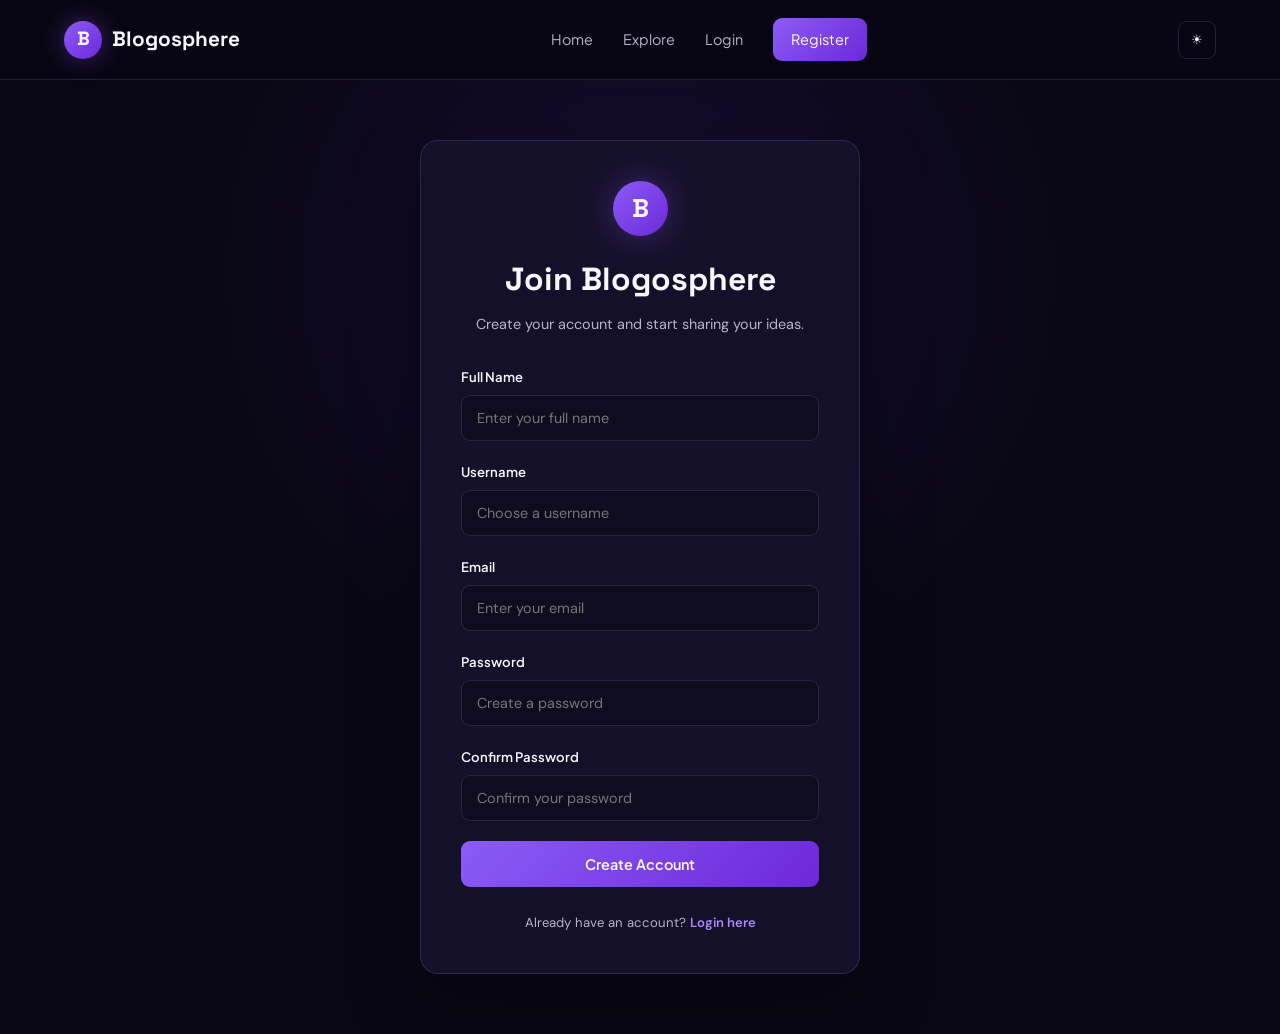
<file: register.html>
<!DOCTYPE html>
<html lang="en">
<head>
    <meta charset="UTF-8">
    <meta name="viewport" content="width=device-width, initial-scale=1.0">

    <title>Register | Blogosphere</title>

    <link rel="preconnect" href="https://fonts.googleapis.com">
    <link rel="preconnect" href="https://fonts.gstatic.com" crossorigin>

    <link href="https://fonts.googleapis.com/css2?family=DM+Sans:wght@400;500;600;700&family=Plus+Jakarta+Sans:wght@400;500;600;700&family=Space+Grotesk:wght@400;500;600;700&display=swap" rel="stylesheet">

    <link rel="stylesheet" href="style.css">
</head>

<body>

    <!-- NAVBAR -->

    <header class="navbar">
        <div class="nav-container">

            <a href="index.html" class="logo">
                <span class="logo-icon">B</span>
                <span class="logo-text">Blogosphere</span>
            </a>

            <nav class="nav-links">
                <a href="index.html">Home</a>
                <a href="explore.html">Explore</a>
                <a href="login.html">Login</a>
                <a href="register.html" class="register-btn active">
                    Register
                </a>
            </nav>

            <div class="nav-actions">
                <button id="theme-toggle" class="theme-toggle">☀</button>
                <button class="menu-toggle" id="menu-toggle">☰</button>
            </div>

        </div>
    </header>


    <!-- REGISTER -->

    <main class="auth-page">

        <div class="auth-card">

            <div class="auth-header">

                <div class="auth-icon">B</div>

                <h1>Join Blogosphere</h1>

                <p>
                    Create your account and start sharing your ideas.
                </p>

            </div>


            <form id="register-form">

                <!-- Full Name -->

                <div class="form-group">
                    <label for="full-name">
                        Full Name
                    </label>

                    <input
                        type="text"
                        id="full-name"
                        placeholder="Enter your full name"
                        required
                    >
                </div>


                <!-- Username -->

                <div class="form-group">
                    <label for="username">
                        Username
                    </label>

                    <input
                        type="text"
                        id="username"
                        placeholder="Choose a username"
                        required
                    >
                </div>


                <!-- Email -->

                <div class="form-group">
                    <label for="email">
                        Email
                    </label>

                    <input
                        type="email"
                        id="email"
                        placeholder="Enter your email"
                        required
                    >
                </div>


                <!-- Password -->

                <div class="form-group">
                    <label for="register-password">
                        Password
                    </label>

                    <input
                        type="password"
                        id="register-password"
                        placeholder="Create a password"
                        required
                    >
                </div>


                <!-- Confirm Password -->

                <div class="form-group">
                    <label for="confirm-password">
                        Confirm Password
                    </label>

                    <input
                        type="password"
                        id="confirm-password"
                        placeholder="Confirm your password"
                        required
                    >
                </div>


                <button type="submit" class="auth-btn">
                    Create Account
                </button>

            </form>


            <p class="auth-switch">
                Already have an account?
                <a href="login.html">Login here</a>
            </p>

        </div>

    </main>


    <script src="script.js"></script>

</body>
</html>
</file>
<file: style.css>
/* =========================================
   BLOGOSPHERE
   Global Styles
========================================= */

:root {
    --bg-primary: #090714;
    --bg-secondary: #100c20;
    --bg-card: #15102a;

    --purple: #8b5cf6;
    --purple-light: #a78bfa;
    --purple-dark: #6d28d9;

    --text-primary: #f8f7ff;
    --text-secondary: #b9b3ca;
    --border: rgba(167, 139, 250, 0.18);

    --heading-font: "Space Grotesk", sans-serif;
    --ui-font: "Plus Jakarta Sans", sans-serif;
    --body-font: "DM Sans", sans-serif;
}


/* =========================================
   RESET
========================================= */

* {
    margin: 0;
    padding: 0;
    box-sizing: border-box;
}

html {
    scroll-behavior: smooth;
}

body {
    background: var(--bg-primary);
    color: var(--text-primary);
    font-family: var(--body-font);
    line-height: 1.6;
}

a {
    text-decoration: none;
    color: inherit;
}

button,
input {
    font-family: inherit;
}


/* =========================================
   NAVBAR
========================================= */

.navbar {
    position: sticky;
    top: 0;
    z-index: 1000;

    background: rgba(9, 7, 20, 0.85);
    backdrop-filter: blur(18px);

    border-bottom: 1px solid var(--border);
}

.nav-container {
    max-width: 1200px;
    margin: auto;

    padding: 18px 24px;

    display: flex;
    align-items: center;
    justify-content: space-between;
}


/* Logo */

.logo {
    display: flex;
    align-items: center;
    gap: 10px;

    font-family: var(--heading-font);
    font-weight: 700;
    font-size: 1.3rem;
}

.logo-icon {
    width: 38px;
    height: 38px;

    display: grid;
    place-items: center;

    border-radius: 50%;

    background: linear-gradient(
        135deg,
        var(--purple),
        var(--purple-dark)
    );

    box-shadow: 0 0 25px rgba(139, 92, 246, 0.4);

    font-family: var(--heading-font);
    font-size: 1.2rem;
}


/* Navigation */

.nav-links {
    display: flex;
    align-items: center;
    gap: 30px;

    font-family: var(--ui-font);
}

.nav-links a {
    color: var(--text-secondary);
    font-size: 0.9rem;

    transition: 0.2s ease;
}

.nav-links a:hover,
.nav-links a.active {
    color: var(--purple-light);
}

.register-btn {
    padding: 10px 18px;

    border-radius: 9px;

    color: white !important;

    background: linear-gradient(
        135deg,
        var(--purple),
        var(--purple-dark)
    );
}


/* Navigation actions */

.nav-actions {
    display: flex;
    align-items: center;
    gap: 12px;
}

.theme-toggle,
.menu-toggle {
    border: 1px solid var(--border);
    background: transparent;

    color: var(--text-primary);

    cursor: pointer;

    border-radius: 8px;
}

.theme-toggle {
    width: 38px;
    height: 38px;
}

.menu-toggle {
    display: none;

    padding: 8px 10px;
    font-size: 1.2rem;
}


/* =========================================
   HERO
========================================= */

.hero {
    max-width: 1200px;
    min-height: 650px;

    margin: auto;
    padding: 90px 24px;

    display: grid;
    grid-template-columns: 1fr 1fr;
    align-items: center;
    gap: 50px;
}

.hero-content {
    max-width: 650px;
}

.hero-tag {
    display: inline-block;

    padding: 7px 14px;

    border: 1px solid var(--border);
    border-radius: 50px;

    background: rgba(139, 92, 246, 0.08);

    color: var(--purple-light);

    font-family: var(--ui-font);
    font-size: 0.78rem;
}

.hero h1 {
    margin-top: 25px;

    font-family: var(--heading-font);

    font-size: clamp(3rem, 6vw, 5rem);

    line-height: 1.05;
    letter-spacing: -2px;
}

.hero h1 span {
    display: block;

    background: linear-gradient(
        90deg,
        #ffffff,
        var(--purple-light)
    );
    background-clip: text;
    -webkit-background-clip: text;
    -webkit-text-fill-color: transparent;
}

.hero p {
    max-width: 570px;

    margin: 25px 0;

    color: var(--text-secondary);

    font-size: 1.05rem;
}


/* =========================================
   SEARCH
========================================= */

.search-box {
    max-width: 570px;

    display: flex;

    border: 1px solid var(--border);
    border-radius: 12px;

    overflow: hidden;

    background: var(--bg-secondary);
}

.search-box input {
    flex: 1;

    padding: 15px 18px;

    border: none;
    outline: none;

    background: transparent;

    color: white;

    font-size: 0.9rem;
}

.search-box button {
    padding: 0 24px;

    border: none;

    background: var(--purple);

    color: white;

    font-family: var(--ui-font);

    cursor: pointer;
}


/* =========================================
   BUTTONS
========================================= */

.hero-buttons {
    display: flex;
    gap: 14px;

    margin-top: 25px;
}

.btn {
    padding: 13px 22px;

    border-radius: 9px;

    font-family: var(--ui-font);
    font-size: 0.9rem;
    font-weight: 600;
}

.btn-primary {
    background: linear-gradient(
        135deg,
        var(--purple),
        var(--purple-dark)
    );
}

.btn-secondary {
    border: 1px solid var(--purple);
    color: var(--purple-light);
}


/* =========================================
   HERO VISUAL
========================================= */

.hero-visual {
    min-height: 450px;

    position: relative;

    display: grid;
    place-items: center;
}

.planet {
    width: 230px;
    height: 230px;

    display: grid;
    place-items: center;

    border-radius: 50%;

    background:
        radial-gradient(
            circle at 30% 25%,
            #c4b5fd,
            #8b5cf6 35%,
            #3b0764 75%,
            #17052c
        );

    box-shadow:
        0 0 50px rgba(139, 92, 246, 0.45),
        inset -30px -25px 50px rgba(0, 0, 0, 0.35);

    position: relative;
}

.planet::after {
    content: "";

    position: absolute;

    width: 310px;
    height: 85px;

    border: 2px solid rgba(167, 139, 250, 0.7);

    border-radius: 50%;

    transform: rotate(-20deg);
}

.planet span {
    font-family: var(--heading-font);

    font-size: 7rem;
    font-weight: 700;

    color: white;

    text-shadow: 0 0 25px rgba(255,255,255,0.3);
}


/* Floating cards */

.floating-card {
    position: absolute;

    display: flex;
    align-items: center;
    gap: 10px;

    padding: 14px 18px;

    border: 1px solid var(--border);
    border-radius: 12px;

    background: rgba(21, 16, 42, 0.9);

    box-shadow: 0 15px 40px rgba(0,0,0,0.3);
}

.floating-card > span {
    color: var(--purple-light);
    font-size: 1.3rem;
}

.floating-card strong,
.floating-card small {
    display: block;
}

.floating-card strong {
    font-family: var(--ui-font);
    font-size: 0.8rem;
}

.floating-card small {
    color: var(--text-secondary);
    font-size: 0.7rem;
}

.card-one {
    top: 80px;
    left: 20px;
}

.card-two {
    bottom: 70px;
    right: 15px;
}


/* =========================================
   LATEST POSTS
========================================= */

.latest-posts {
    max-width: 1200px;

    margin: auto;

    padding: 80px 24px;
}

.section-header {
    display: flex;
    align-items: end;
    justify-content: space-between;

    margin-bottom: 35px;
}

.section-label {
    color: var(--purple-light);

    font-family: var(--ui-font);

    font-size: 0.75rem;
    font-weight: 700;

    letter-spacing: 2px;
}

.section-header h2 {
    margin-top: 7px;

    font-family: var(--heading-font);

    font-size: 2.2rem;
}

.section-header p {
    color: var(--text-secondary);
}

.view-all {
    color: var(--purple-light);

    font-family: var(--ui-font);

    font-size: 0.85rem;
}


/* =========================================
   BLOG CARDS
========================================= */

.blog-grid {
    display: grid;

    grid-template-columns: repeat(4, 1fr);

    gap: 20px;
}

.blog-card {
    overflow: hidden;

    border: 1px solid var(--border);

    border-radius: 14px;

    background: var(--bg-card);
}

.blog-image {
    height: 190px;

    position: relative;

    display: flex;
    align-items: end;

    padding: 15px;

    background-size: cover;
    background-position: center;
}

.blog-image span {
    padding: 6px 10px;

    border-radius: 20px;

    background: rgba(139, 92, 246, 0.9);

    color: white;

    font-family: var(--ui-font);

    font-size: 0.68rem;
}


/* Placeholder visuals */

.image-one {
    background:
        radial-gradient(circle at 70% 30%, #8b5cf6, transparent 20%),
        linear-gradient(135deg, #16102b, #3b176f);
}

.image-two {
    background:
        radial-gradient(circle at 50% 40%, #6d28d9, transparent 25%),
        linear-gradient(135deg, #090714, #24104d);
}

.image-three {
    background:
        linear-gradient(135deg, #090714, #32145c);
}

.image-four {
    background:
        radial-gradient(circle at 60% 30%, #a78bfa, transparent 18%),
        linear-gradient(135deg, #211137, #090714);
}


.blog-content {
    padding: 20px;
}

.blog-content h3 {
    font-family: var(--heading-font);

    font-size: 1.15rem;

    line-height: 1.3;
}

.blog-content p {
    margin: 10px 0 15px;

    color: var(--text-secondary);

    font-size: 0.85rem;
}

.blog-meta {
    display: flex;
    gap: 7px;

    color: var(--text-secondary);

    font-family: var(--ui-font);

    font-size: 0.7rem;
}

.read-more {
    display: inline-block;

    margin-top: 18px;

    color: var(--purple-light);

    font-family: var(--ui-font);

    font-size: 0.8rem;
    font-weight: 600;
}


/* =========================================
   FOOTER
========================================= */

.footer {
    margin-top: 50px;

    border-top: 1px solid var(--border);

    background: var(--bg-secondary);
}

.footer-container {
    max-width: 1200px;

    margin: auto;
    padding: 45px 24px;

    display: flex;
    justify-content: space-between;
    gap: 30px;
}

.footer-logo {
    font-family: var(--heading-font);

    font-size: 1.3rem;
    font-weight: 700;
}

.footer-container p {
    margin-top: 8px;

    color: var(--text-secondary);

    font-size: 0.85rem;
}

.footer-links {
    display: flex;
    gap: 25px;

    font-family: var(--ui-font);
    font-size: 0.85rem;

    color: var(--text-secondary);
}

.footer-bottom {
    padding: 15px;

    border-top: 1px solid var(--border);

    text-align: center;

    color: var(--text-secondary);

    font-size: 0.75rem;
}


/* =========================================
   MOBILE
========================================= */

@media (max-width: 850px) {

    .nav-links {
        display: none;

        position: absolute;

        top: 75px;
        left: 20px;
        right: 20px;

        padding: 20px;

        flex-direction: column;
        align-items: stretch;

        background: var(--bg-secondary);

        border: 1px solid var(--border);
        border-radius: 12px;
    }

    .nav-links.show {
        display: flex;
    }

    .menu-toggle {
        display: block;
    }

    .hero {
        grid-template-columns: 1fr;

        text-align: center;

        padding-top: 60px;
    }

    .hero p,
    .search-box {
        margin-left: auto;
        margin-right: auto;
    }

    .hero-buttons {
        justify-content: center;
    }

    .hero-visual {
        min-height: 380px;
    }

    .blog-grid {
        grid-template-columns: repeat(2, 1fr);
    }
}


@media (max-width: 550px) {

    .hero h1 {
        font-size: 2.8rem;
    }

    .search-box {
        flex-direction: column;
    }

    .search-box button {
        padding: 13px;
    }

    .hero-buttons {
        flex-direction: column;
    }

    .blog-grid {
        grid-template-columns: 1fr;
    }

    .section-header {
        align-items: start;
        flex-direction: column;
        gap: 15px;
    }

    .footer-container {
        flex-direction: column;
    }

    .footer-links {
        flex-wrap: wrap;
    }
}

/* =========================================
   AUTH PAGES
========================================= */

.auth-page {
    min-height: calc(100vh - 76px);

    display: flex;
    align-items: center;
    justify-content: center;

    padding: 60px 20px;

    background:
        radial-gradient(
            circle at 50% 20%,
            rgba(109, 40, 217, 0.15),
            transparent 45%
        );
}

.auth-card {
    width: 100%;
    max-width: 440px;

    padding: 40px;

    background: var(--bg-card);

    border: 1px solid var(--border);
    border-radius: 18px;

    box-shadow: 0 25px 70px rgba(0, 0, 0, 0.35);
}

.auth-header {
    text-align: center;
    margin-bottom: 30px;
}

.auth-icon {
    width: 55px;
    height: 55px;

    margin: 0 auto 18px;

    display: grid;
    place-items: center;

    border-radius: 50%;

    background: linear-gradient(
        135deg,
        var(--purple),
        var(--purple-dark)
    );

    font-family: var(--heading-font);
    font-size: 1.6rem;
    font-weight: 700;

    box-shadow: 0 0 30px rgba(139, 92, 246, 0.35);
}

.auth-header h1 {
    font-family: var(--heading-font);
    font-size: 2rem;
}

.auth-header p {
    margin-top: 8px;

    color: var(--text-secondary);
    font-size: 0.9rem;
}

.form-group {
    margin-bottom: 20px;
}

.form-group label {
    display: block;

    margin-bottom: 8px;

    font-family: var(--ui-font);
    font-size: 0.82rem;
    font-weight: 600;
}

.form-group input {
    width: 100%;

    padding: 13px 15px;

    border: 1px solid var(--border);
    border-radius: 9px;

    outline: none;

    background: var(--bg-secondary);
    color: var(--text-primary);

    font-size: 0.9rem;

    transition: border-color 0.2s ease;
}

.form-group input:focus {
    border-color: var(--purple);
}

.auth-btn {
    width: 100%;

    padding: 14px;

    border: none;
    border-radius: 9px;

    background: linear-gradient(
        135deg,
        var(--purple),
        var(--purple-dark)
    );

    color: white;

    font-family: var(--ui-font);
    font-size: 0.9rem;
    font-weight: 600;

    cursor: pointer;
}

.auth-switch {
    margin-top: 25px;

    text-align: center;

    color: var(--text-secondary);

    font-size: 0.82rem;
}

.auth-switch a {
    color: var(--purple-light);
    font-weight: 600;
}


/* =========================================
   DASHBOARD
========================================= */

.dashboard-page {
    min-height: calc(100vh - 76px);
    padding: 70px 24px;
}

.dashboard-container {
    max-width: 1200px;
    margin: auto;
}

.dashboard-welcome {
    display: flex;
    align-items: end;
    justify-content: space-between;
    gap: 30px;
    margin-bottom: 45px;
}

.dashboard-welcome h1 {
    margin-top: 8px;

    font-family: var(--heading-font);
    font-size: clamp(2.2rem, 5vw, 3.5rem);
}

.dashboard-welcome h1 span {
    color: var(--purple-light);
}

.dashboard-welcome p {
    max-width: 600px;
    margin-top: 10px;

    color: var(--text-secondary);
}

.dashboard-stats {
    display: grid;
    grid-template-columns: repeat(2, 1fr);
    gap: 20px;
    margin-bottom: 60px;
}

.stat-card {
    display: flex;
    align-items: center;
    gap: 18px;

    padding: 25px;

    background: var(--bg-card);

    border: 1px solid var(--border);
    border-radius: 14px;
}

.stat-icon {
    width: 50px;
    height: 50px;

    display: grid;
    place-items: center;

    border-radius: 12px;

    background: rgba(139, 92, 246, 0.12);

    color: var(--purple-light);

    font-size: 1.4rem;
}

.stat-card span {
    display: block;

    color: var(--text-secondary);

    font-family: var(--ui-font);
    font-size: 0.8rem;
}

.stat-card strong {
    display: block;

    margin-top: 2px;

    font-family: var(--heading-font);
    font-size: 1.8rem;
}

.published-list {
    display: flex;
    flex-direction: column;
    gap: 16px;
}

.published-card {
    display: flex;
    align-items: center;
    gap: 20px;

    padding: 16px;

    background: var(--bg-card);

    border: 1px solid var(--border);
    border-radius: 14px;
}

.published-image {
    flex-shrink: 0;

    width: 150px;
    height: 100px;

    border-radius: 10px;

    background-size: cover;
    background-position: center;
}

.published-content {
    flex: 1;
}

.blog-category {
    color: var(--purple-light);

    font-family: var(--ui-font);
    font-size: 0.7rem;
    font-weight: 600;
}

.published-content h3 {
    margin-top: 5px;

    font-family: var(--heading-font);
    font-size: 1.15rem;
}

.published-content p {
    margin-top: 5px;

    color: var(--text-secondary);
    font-size: 0.82rem;
}

.published-card .read-more {
    flex-shrink: 0;
}


/* Dashboard responsive */

@media (max-width: 700px) {

    .dashboard-welcome {
        align-items: flex-start;
        flex-direction: column;
    }

    .dashboard-stats {
        grid-template-columns: 1fr;
    }

    .published-card {
        align-items: flex-start;
        flex-direction: column;
    }

    .published-image {
        width: 100%;
        height: 180px;
    }
}


/* =========================================
   CREATE BLOG
========================================= */

.create-blog-page {
    min-height: calc(100vh - 76px);
    padding: 70px 24px;
}

.create-blog-container {
    max-width: 850px;
    margin: auto;
}

.create-blog-header {
    margin-bottom: 45px;
}

.create-blog-header h1 {
    margin-top: 8px;

    font-family: var(--heading-font);
    font-size: clamp(2.5rem, 5vw, 4rem);
}

.create-blog-header h1 span {
    color: var(--purple-light);
}

.create-blog-header p {
    max-width: 600px;
    margin-top: 12px;

    color: var(--text-secondary);
}

.blog-form {
    padding: 35px;

    background: var(--bg-card);

    border: 1px solid var(--border);
    border-radius: 18px;
}


/* SELECT */

.form-group select {
    width: 100%;

    padding: 13px 15px;

    border: 1px solid var(--border);
    border-radius: 9px;

    outline: none;

    background: var(--bg-secondary);
    color: var(--text-primary);

    font-family: var(--body-font);
    font-size: 0.9rem;
}


/* IMAGE UPLOAD */

.image-upload input {
    display: none;
}

.upload-label {
    min-height: 170px;

    display: flex;
    flex-direction: column;
    align-items: center;
    justify-content: center;
    gap: 8px;

    border: 1px dashed var(--purple);
    border-radius: 12px;

    background: rgba(139, 92, 246, 0.05);

    cursor: pointer;
}

.upload-icon {
    width: 45px;
    height: 45px;

    display: grid;
    place-items: center;

    border-radius: 50%;

    background: rgba(139, 92, 246, 0.15);

    color: var(--purple-light);

    font-size: 1.5rem;
}

.upload-label strong {
    font-family: var(--ui-font);
    font-size: 0.9rem;
}

.upload-label small,
.input-help {
    color: var(--text-secondary);
    font-size: 0.75rem;
}

.image-preview {
    display: none;

    width: 100%;
    max-height: 350px;

    margin-top: 15px;

    object-fit: cover;

    border-radius: 12px;
}


/* RICH TEXT EDITOR */

.editor {
    overflow: hidden;

    border: 1px solid var(--border);
    border-radius: 10px;

    background: var(--bg-secondary);
}

.editor-toolbar {
    display: flex;
    flex-wrap: wrap;
    gap: 5px;

    padding: 10px;

    border-bottom: 1px solid var(--border);
}

.editor-toolbar button {
    padding: 7px 10px;

    border: 1px solid transparent;
    border-radius: 6px;

    background: transparent;

    color: var(--text-secondary);

    cursor: pointer;

    font-family: var(--ui-font);
    font-size: 0.78rem;
}

.editor-toolbar button:hover {
    border-color: var(--border);

    color: var(--purple-light);

    background: rgba(139, 92, 246, 0.08);
}

.editor-content {
    min-height: 280px;

    padding: 20px;

    outline: none;

    color: var(--text-primary);
    line-height: 1.8;
}

.editor-content:empty::before {
    content: attr(data-placeholder);

    color: var(--text-secondary);

    pointer-events: none;
}


/* BLOG ACTIONS */

.blog-actions {
    display: flex;
    justify-content: flex-end;
    gap: 12px;

    margin-top: 30px;
}


/* CREATE BLOG RESPONSIVE */

@media (max-width: 600px) {

    .create-blog-page {
        padding: 50px 16px;
    }

    .blog-form {
        padding: 22px;
    }

    .blog-actions {
        flex-direction: column-reverse;
    }

    .blog-actions .btn {
        text-align: center;
    }
}

/* =========================================
   EXPLORE PAGE
========================================= */

.explore-page {
    min-height: calc(100vh - 76px);
    padding: 70px 24px;
}

.explore-container {
    max-width: 1200px;
    margin: auto;
}

.explore-header {
    max-width: 650px;
    margin-bottom: 35px;
}

.explore-header h1 {
    margin-top: 8px;

    font-family: var(--heading-font);
    font-size: clamp(2.5rem, 5vw, 4rem);
}

.explore-header h1 span {
    color: var(--purple-light);
}

.explore-header p {
    margin-top: 12px;

    color: var(--text-secondary);
}

.explore-search {
    max-width: 700px;

    display: flex;

    margin-bottom: 50px;

    overflow: hidden;

    border: 1px solid var(--border);
    border-radius: 12px;

    background: var(--bg-secondary);
}

.explore-search input {
    flex: 1;

    padding: 15px 18px;

    border: none;
    outline: none;

    background: transparent;

    color: var(--text-primary);

    font-size: 0.9rem;
}

.explore-search button {
    padding: 0 25px;

    border: none;

    background: var(--purple);

    color: white;

    font-family: var(--ui-font);

    cursor: pointer;
}

.explore-grid {
    grid-template-columns: repeat(3, 1fr);
}


/* EXPLORE RESPONSIVE */

@media (max-width: 900px) {

    .explore-grid {
        grid-template-columns: repeat(2, 1fr);
    }

}


@media (max-width: 550px) {

    .explore-page {
        padding: 50px 16px;
    }

    .explore-search {
        flex-direction: column;
    }

    .explore-search button {
        padding: 14px;
    }

    .explore-grid {
        grid-template-columns: 1fr;
    }

}


/* =========================================
   BLOG DETAILS
========================================= */

.blog-details-page {
    min-height: calc(100vh - 76px);
    padding: 60px 24px 90px;
}

.blog-article {
    max-width: 850px;
    margin: auto;
}


/* BACK LINK */

.back-link {
    display: inline-block;

    margin-bottom: 45px;

    color: var(--text-secondary);

    font-family: var(--ui-font);
    font-size: 0.85rem;
}

.back-link:hover {
    color: var(--purple-light);
}


/* ARTICLE HEADER */

.article-header {
    margin-bottom: 40px;
}

.article-category {
    color: var(--purple-light);

    font-family: var(--ui-font);
    font-size: 0.75rem;
    font-weight: 700;

    letter-spacing: 1px;
    text-transform: uppercase;
}

.article-header h1 {
    max-width: 800px;

    margin-top: 15px;

    font-family: var(--heading-font);
    font-size: clamp(2.5rem, 6vw, 4.5rem);

    line-height: 1.1;
}

.article-intro {
    max-width: 700px;

    margin-top: 20px;

    color: var(--text-secondary);

    font-size: 1.05rem;
    line-height: 1.8;
}


/* AUTHOR AND DATE */

.article-meta {
    display: flex;
    align-items: center;
    justify-content: space-between;

    gap: 20px;

    margin-top: 30px;
}

.author-info {
    display: flex;
    align-items: center;
    gap: 12px;
}

.author-avatar,
.comment-avatar {
    display: grid;
    place-items: center;

    border-radius: 50%;

    background: rgba(139, 92, 246, 0.18);

    color: var(--purple-light);

    font-family: var(--ui-font);
    font-weight: 700;
}

.author-avatar {
    width: 46px;
    height: 46px;

    font-size: 0.8rem;
}

.author-info strong {
    display: block;

    font-family: var(--ui-font);
    font-size: 0.85rem;
}

.author-info span {
    display: block;

    margin-top: 2px;

    color: var(--text-secondary);

    font-size: 0.75rem;
}

.article-date {
    display: flex;
    gap: 8px;

    color: var(--text-secondary);

    font-size: 0.8rem;
}


/* COVER */

.article-cover {
    position: relative;

    height: 450px;

    overflow: hidden;

    border-radius: 18px;

    background-size: cover;
    background-position: center;
}

.cover-overlay {
    position: absolute;
    inset: 0;

    display: flex;
    align-items: flex-end;

    padding: 30px;

    background: linear-gradient(
        to top,
        rgba(0, 0, 0, 0.55),
        transparent
    );
}

.cover-overlay span {
    color: white;

    font-family: var(--ui-font);
    font-size: 0.75rem;
    font-weight: 700;

    letter-spacing: 1.5px;
}


/* ARTICLE CONTENT */

.article-content {
    margin-top: 55px;

    color: var(--text-primary);

    font-family: var(--body-font);

    font-size: 1.05rem;
    line-height: 1.9;
}

.article-content p {
    margin-bottom: 24px;
}

.article-content h2 {
    margin-top: 50px;
    margin-bottom: 18px;

    font-family: var(--heading-font);
    font-size: 2rem;
}

.article-content blockquote {
    margin: 40px 0;

    padding: 25px 30px;

    border-left: 4px solid var(--purple);

    background: var(--bg-card);

    color: var(--text-secondary);

    font-family: var(--heading-font);
    font-size: 1.25rem;
    line-height: 1.6;
}


/* TAGS */

.article-tags {
    display: flex;
    flex-wrap: wrap;
    align-items: center;

    gap: 10px;

    margin-top: 50px;
    padding-top: 30px;

    border-top: 1px solid var(--border);
}

.article-tags span {
    margin-right: 5px;

    color: var(--text-secondary);

    font-size: 0.8rem;
}

.article-tags a {
    padding: 7px 12px;

    border-radius: 20px;

    background: rgba(139, 92, 246, 0.1);

    color: var(--purple-light);

    font-size: 0.75rem;
}


/* COMMENTS */

.comments-section {
    margin-top: 70px;
}

.comments-header h2 {
    margin-top: 8px;

    font-family: var(--heading-font);
    font-size: 2rem;
}

.comment {
    display: flex;
    gap: 15px;

    margin-top: 30px;
    padding-bottom: 25px;

    border-bottom: 1px solid var(--border);
}

.comment-avatar {
    flex-shrink: 0;

    width: 42px;
    height: 42px;

    font-size: 0.7rem;
}

.comment-content {
    flex: 1;
}

.comment-top {
    display: flex;
    align-items: center;
    justify-content: space-between;

    gap: 15px;
}

.comment-top strong {
    font-family: var(--ui-font);
    font-size: 0.85rem;
}

.comment-top span {
    color: var(--text-secondary);
    font-size: 0.72rem;
}

.comment-content p {
    margin-top: 8px;

    color: var(--text-secondary);

    font-size: 0.85rem;
    line-height: 1.7;
}


/* COMMENT FORM */

.comment-form {
    margin-top: 40px;

    padding: 28px;

    background: var(--bg-card);

    border: 1px solid var(--border);
    border-radius: 14px;
}

.comment-form h3 {
    margin-bottom: 20px;

    font-family: var(--heading-font);
}

.comment-form input,
.comment-form textarea {
    width: 100%;

    margin-bottom: 15px;
    padding: 13px 15px;

    border: 1px solid var(--border);
    border-radius: 9px;

    outline: none;

    background: var(--bg-secondary);

    color: var(--text-primary);

    font-family: var(--body-font);
}

.comment-form textarea {
    min-height: 130px;

    resize: vertical;
}


/* RESPONSIVE */

@media (max-width: 600px) {

    .blog-details-page {
        padding: 45px 16px 70px;
    }

    .back-link {
        margin-bottom: 30px;
    }

    .article-meta {
        align-items: flex-start;
        flex-direction: column;
    }

    .article-cover {
        height: 280px;
    }

    .article-content {
        font-size: 1rem;
    }

    .article-content h2 {
        font-size: 1.6rem;
    }

    .comment-form {
        padding: 20px;
    }

}
</file>
